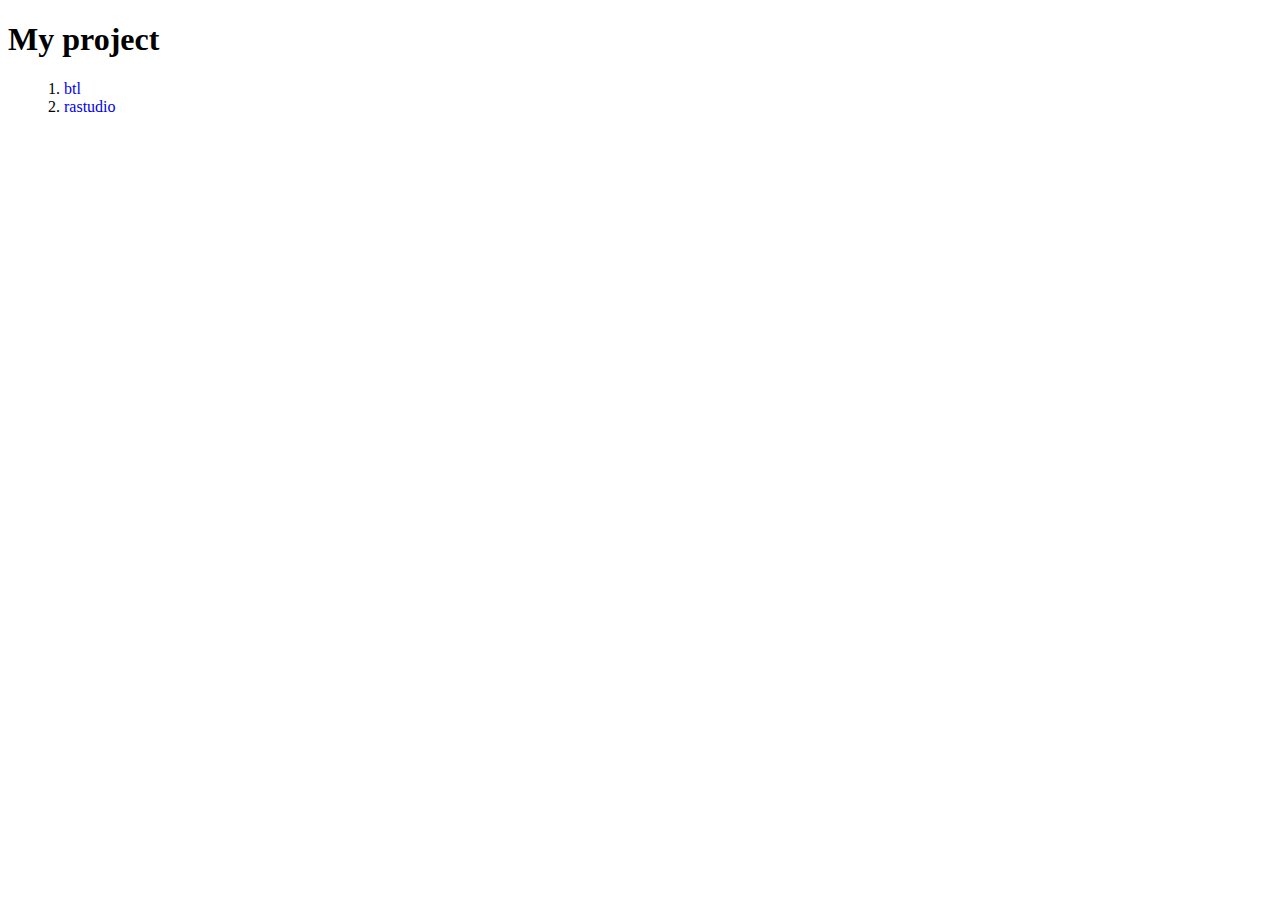
<file: index.html>
<!DOCTYPE html>
<html lang="en">
<head>
	<meta charset="UTF-8">
	<title>My projects</title>
    <link rel="stylesheet" href="main.css">
</head>
<body>
	<h1>My project</h1>
	<ul>
		<li>1. <a href="btl">btl</a></li>	
		<li>2. <a href="rastudio">rastudio</a></li>		
	</ul>
</body>
</html>
</file>
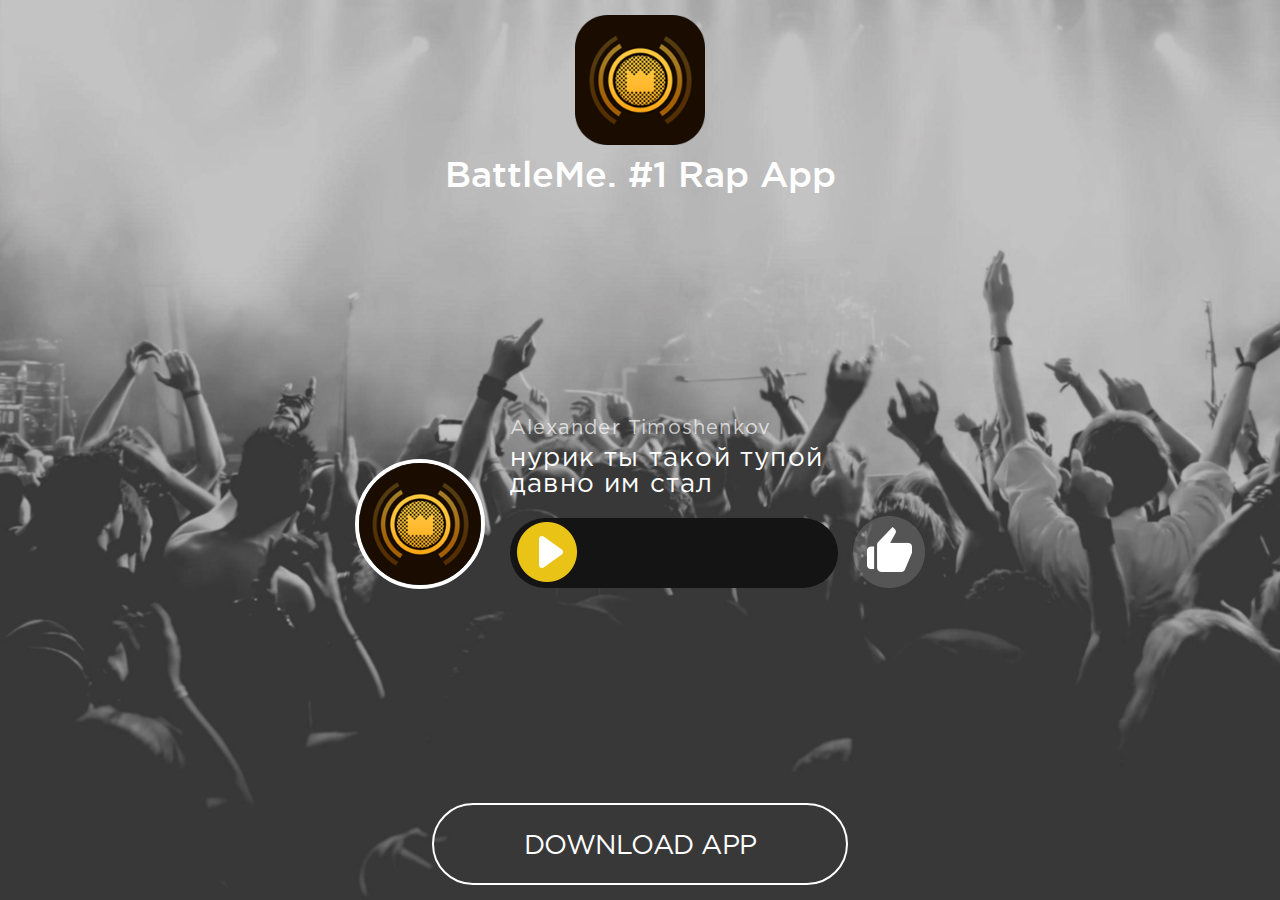
<file: btl/index.html>
<!DOCTYPE html>
<html lang="en">
<head>
	<title>btl-1</title>
	 <!--if lt IE 9
    script(src='https://oss.maxcdn.com/html5shiv/3.7.2/html5shiv.min.js')
    script(src='https://oss.maxcdn.com/respond/1.4.2/respond.min.js')
    -->	
    <meta http-equiv="X-UA-Compatible" content="IE=edge"/>
    <meta http-equiv="Content-Type" content="text/html;charset=UTF-8">
    <meta name="viewport" content="width=device-width, user-scalable=no, initial-scale=1.0, maximum-scale=1.0, minimum-scale=1.0">	
    <link rel="stylesheet" href="css/libs.min.css">
    <link rel="stylesheet" href="css/main.css">
 </head>
<body>
    <div class="wrapper"> 
        <header class="header">
            <a href="http://bttl.me" class="header__logo" target="_blank"><img src="images/ic_app.png" alt="Logotype" class="header__img"><span class="header__title">BattleMe. #1 Rap App</span></a>
        </header>
        <div class="wrapper__content">
            <div class="audio">
                <div class="audio__icon">    
                    <img src="images/ic_app.png" class="audio__img" alt="Photo">
                </div>
                <div class="audio__box">
                    <div class="audio__info">
                        <p class="audio__name">Alexander Timoshenkov</p>
                        <p class="audio__free">нурик ты такой тупой давно им стал</p>
                    </div>
                    <div class="clearfix"></div>
                    <div class="player">        
                        <div class="player__btn"></div>              
                        <div class="player__form"></div> 
                    </div> 
                </div>
                <a href="http://bttl.me" class="audio__link" target="_blank"></a>     
            </div>
        </div>    
        <a href="#" class="app">Download App</a>
    </div>
	<script src="js/libs.min.js"></script>    
	<script src="js/common.js"></script>
</body>
</html>
</file>
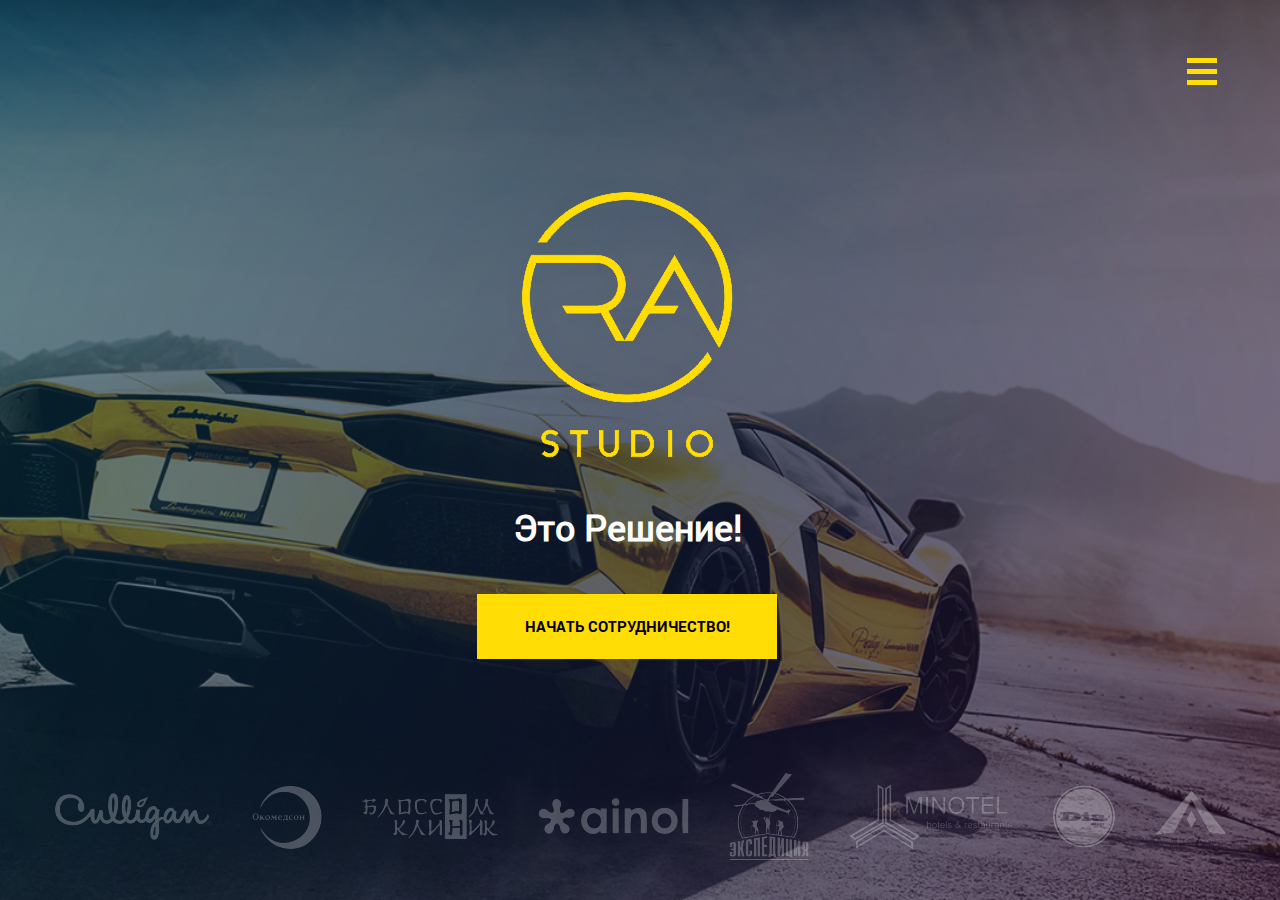
<file: rastudio/index.html>
<!DOCTYPE html>
<html lang="ru">
<head>
	<title>rastudio</title>
	 <!--if lt IE 9
    script(src='https://oss.maxcdn.com/html5shiv/3.7.2/html5shiv.min.js')
    script(src='https://oss.maxcdn.com/respond/1.4.2/respond.min.js')
    -->	
    <meta http-equiv="Content-Type" content="text/html;charset=UTF-8">
    <meta name="viewport" content="width=device-width, user-scalable=no, initial-scale=1.0, maximum-scale=1.0, minimum-scale=1.0">	
    <link rel="stylesheet" href="css/libs.min.css">
    <link rel="stylesheet" href="css/main.css">
    <link rel="stylesheet" href="css/svg.css">
 </head>
<body> 
    <header class="header">
        <div class="header__wrapp">
            <div class="header__top">   
                <a href="contacts.html" class="header__top_mob"></a>
                <button class="header__icon header__icon_in"></button>   
            </div>                 
            <div class="header__container">
                <div class="header__logo"><img src="images/logo.png" alt="Logotype" class="header__img"><img src="images/logo_tab.png" alt="Logotype" class="header__mob"></div>
                <span class="header__title">Это Pешение!</span>
                <a href="#" class="header__link">Начать сотрудничество!</a>
            </div>      
            <ul class="header__clients">
                <li class="header__items">
                    <img src="images/client_1.png" alt="Client" class="header__image">
                </li>
                <li class="header__items">
                    <img src="images/client_2.png" alt="Client" class="header__image">
                </li>
                <li class="header__items">
                    <img src="images/client_3.png" alt="Client" class="header__image">
                </li>
                <li class="header__items">
                    <img src="images/client_4.png" alt="Client" class="header__image">
                </li>
                <li class="header__items">
                    <img src="images/client_5.png" alt="Client" class="header__image">
                </li>
                <li class="header__items">
                    <img src="images/client_6.png" alt="Client" class="header__image">
                </li>
                <li class="header__items">
                    <img src="images/client_7.png" alt="Client" class="header__image">
                </li>
                <li class="header__items">
                    <img src="images/client_8.png" alt="Client" class="header__image">
                </li>
            </ul>
        </div>        
    </header> 
    <header class="header header__menu animated slideInRight">
        <div class="header__wrapp">
            <div class="header__top">   
                <a href="index.html" class="header__empty"><img src="images/logo_mobile.png" alt="Logotype" class="header__top-menu"></a>
                <a href="contacts.html" class="header__top_mob header__top_ip"></a>
                <div class="header__close">      
                    <div class="header__close_tel">8 (017) 745 82 43</div>          
                    <a href="#" target="_parent" class="header__close_ic"></a>   
                </div>
            </div>
            <div class="nav">                
                <div class="nav__item-1"> 
                    <a href="#" class="nav__link"> 
                        <svg xmlns="http://www.w3.org/2000/svg" version="1.1" class="svg-triangle" viewBox="0 0 425 371">
                            <polygon class="svg" points="7,366 418,366 212.5,10"/>              
                        </svg>      
                        <span class="nav__font">Услуги</span>
                    </a> 
                </div>           
                <div class="nav__item-2"> 
                    <a href="#" class="nav__link">                            
                        <svg xmlns="http://www.w3.org/2000/svg" version="1.1" class="svg-triangle" viewBox="0 0 425 371">
                            <polygon class="svg" points="7,366 418,366 212.5,10"/>
                        </svg>  
                        <span class="nav__font_tr">Портфолио</span>       
                    </a>                         
                </div>                     
                <div class="nav__item-3">
                    <a href="#" class="nav__link">                          
                        <svg xmlns="http://www.w3.org/2000/svg" version="1.1" class="svg-triangle" viewBox="0 0 425 371">
                            <polygon class="svg" points="7,366 418,366 212.5,10"/>             
                        </svg>   
                        <span class="nav__font">О студии</span> 
                    </a>                        
                </div>                         
                <div class="nav__item-4">
                    <a href="#" class="nav__link">
                        <svg xmlns="http://www.w3.org/2000/svg" version="1.1" class="svg-triangle" viewBox="0 0 425 371">
                            <polygon class="svg" points="7,366 418,366 212.5,10"/> 
                        </svg> 
                        <span class="nav__font_tr">Контакты</span>    
                    </a>                 
                </div>                             
            </div>
            <ul class="mobile__menu">
                <li class="mobile__item"><a href="#" class="mobile__link">Услуги</a></li>
                <li class="mobile__item"><a href="#" class="mobile__link">Портфолио</a></li>
                <li class="mobile__item"><a href="#" class="mobile__link">О студии</a></li>
                <li class="mobile__item"><a href="#" class="mobile__link">Контакты</a></li>
            </ul>             
            <div class="header__social">
                <a href="https://new.vk.com" class="header__social_vk"></a>
                <a href="https://www.instagram.com" class="header__social_ins"></a>
                <a href="https://www.facebook.com" class="header__social_fb"></a>
                <a href="https://www.youtube.com" class="header__social_yt"></a> 
            </div>
        </div>                     
    </header>         
	<script src="js/libs.min.js"></script>
	<script src="js/common.js"></script>
</body>
</html>
</file>
<file: main.css>
a {
	text-decoration: none;
}
a:hover {
	text-decoration: underline;
}
li {
	list-style-type: none;
}
</file>
<file: btl/css/main.css>
@font-face {
  font-family: "GothamProRegular";
  src: url("../fonts/GothamProRegular/GothamProRegular.ttf") format("ttf"), url("../fonts/GothamProRegular/GothamProRegular.eot") format("eot"), url("../fonts/GothamProRegular/GothamProRegular.woff") format("woff");
  font-style: normal;
  font-weight: normal;
}
@font-face {
  font-family: "GothamProMedium";
  src: url("../fonts/GothamProMedium/GothamProMedium.ttf") format("ttf"), url("../fonts/GothamProMedium/GothamProMedium.eot") format("eot"), url("../fonts/GothamProMedium/GothamProMedium.woff") format("woff");
  font-style: normal;
  font-weight: normal;
}
.clearfix:after {
  clear: both;
  content: "";
  display: table;
}
html,
body {
  height: 100%;
}
.wrapper {
  font-family: "GothamProRegular";
  font-size: 100%;
  padding: 15px 0;
  background: url("../images/bttl-large.jpg") no-repeat;
  background-size: cover;
  display: -webkit-box;
  display: -webkit-flex;
  display: -ms-flexbox;
  display: flex;
  -webkit-box-orient: vertical;
  -webkit-box-direction: normal;
  -webkit-flex-direction: column;
      -ms-flex-direction: column;
          flex-direction: column;
  -webkit-box-pack: justify;
  -webkit-justify-content: space-between;
      -ms-flex-pack: justify;
          justify-content: space-between;
  height: 100%;
}
.wrapper__content {
  display: -webkit-box;
  display: -webkit-flex;
  display: -ms-flexbox;
  display: flex;
  -webkit-box-orient: vertical;
  -webkit-box-direction: normal;
  -webkit-flex-direction: column;
      -ms-flex-direction: column;
          flex-direction: column;
  -webkit-box-pack: start;
  -webkit-justify-content: flex-start;
      -ms-flex-pack: start;
          justify-content: flex-start;
  -webkit-box-flex: 0;
  -webkit-flex: 0 0 auto;
      -ms-flex: 0 0 auto;
          flex: 0 0 auto;
}
/***header***/
.header {
  text-align: center;
  margin-bottom: 50px;
  -webkit-box-flex: 0;
  -webkit-flex: 0 0 auto;
      -ms-flex: 0 0 auto;
          flex: 0 0 auto;
}
.header__btl {
  margin-bottom: 25px;
}
.header__logo {
  text-decoration: none;
}
.header__img {
  height: 130px;
  width: 130px;
}
.header__title {
  font-family: "GothamProMedium";
  margin-top: 7px;
  font-size: 2.25em;
  color: #fff;
  display: block;
}
.header__title:hover {
  opacity: 0.8;
}
/***audio***/
.audio {
  display: -webkit-box;
  display: -webkit-flex;
  display: -ms-flexbox;
  display: flex;
  -webkit-box-pack: center;
  -webkit-justify-content: center;
      -ms-flex-pack: center;
          justify-content: center;
  -webkit-box-align: end;
  -webkit-align-items: flex-end;
      -ms-flex-align: end;
          align-items: flex-end;
}
.audio__one {
  margin-bottom: 20px;
}
.audio__two {
  margin-top: 72px;
}
.audio__icon {
  display: inline-block;
  position: relative;
  text-align: center;
}
.audio__before:before {
  content: "";
  position: absolute;
  top: 98.6%;
  left: 49%;
  border-right: 4px solid #bfbfbf;
  height: 27px;
}
.audio__after:after {
  content: "";
  position: absolute;
  bottom: 100%;
  left: 49%;
  border-right: 4px solid #bfbfbf;
  height: 27px;
}
.audio__img {
  width: 130px;
  height: 130px;
  border: 4px solid #fff;
  -webkit-border-radius: 50%;
          border-radius: 50%;
}
.audio__box {
  margin: 0 0 5px 25px;
  width: 328px;
}
.audio__info {
  letter-spacing: 1.2px;
  text-align: left;
  margin-bottom: 20px;
  font-family: "GothamProRegular";
}
.audio__name {
  color: rgba(255,255,255,0.7);
  font-size: 1.25em;
}
.audio__free {
  color: #fff;
  margin-top: 8px;
  font-size: 1.625em;
}
.audio__link {
  background: url("../images/like_btn.png") no-repeat;
  width: 72px;
  height: 72px;
  margin: 0 0 5px 15px;
  display: block;
}
.audio__link:hover {
  opacity: 0.8;
}
.audio__vs {
  background: url("../images/vs.jpg") no-repeat;
  width: 48px;
  height: 48px;
  -webkit-border-radius: 50%;
          border-radius: 50%;
  position: absolute;
  top: 123%;
  left: 32%;
}
/***player***/
.player {
  display: inline-block;
  width: 100%;
  height: 70px;
  position: relative;
  background: #141414;
  -webkit-border-radius: 60px;
          border-radius: 60px;
}
.player__hidden {
  display: none;
}
.player__btn {
  width: 60px;
  height: 60px;
  position: absolute;
  top: 7%;
  left: 2%;
  cursor: pointer;
  z-index: 10;
  width: 60px;
  height: 60px;
  background: url("../images/play_btn.png") no-repeat;
}
.player__btn_2 {
  width: 60px;
  height: 60px;
  position: absolute;
  top: 7%;
  left: 2%;
  cursor: pointer;
  z-index: 10;
  width: 60px;
  height: 60px;
  background: url("../images/play_btn.png") no-repeat;
}
.player__btn_pause {
  background: url("../images/pause_btn.png") no-repeat;
  width: 60px;
  height: 60px;
}
.player__btn_play {
  background: url("../images/play_btn.png") no-repeat;
  width: 60px;
  height: 60px;
}
.player__form,
.player__form_2 {
  height: 70px;
  padding: 10px 25px 10px 75px;
}
/***app***/
.app {
  padding: 28px 0;
  font-size: 1.7em;
  letter-spacing: -0.5px;
  text-align: center;
  width: 416px;
  height: 82px;
  -webkit-border-radius: 60px;
          border-radius: 60px;
  border: 2px solid #fff;
  margin: 35px auto 0;
  display: block;
  text-decoration: none;
  text-transform: uppercase;
  color: #fff;
  -webkit-box-flex: 0;
  -webkit-flex: 0 0 auto;
      -ms-flex: 0 0 auto;
          flex: 0 0 auto;
}
.app:hover {
  opacity: 0.8;
}
.app__btl {
  margin-top: 25px;
}
@media only screen and (max-width: 630px) {
  .header__img {
    width: 110px;
    height: 110px;
  }
  .audio__img {
    width: 120px;
    height: 120px;
  }
  .audio__box {
    width: 240px;
  }
  .audio__vs {
    top: 128%;
    left: 32%;
  }
  .app__btl {
    margin-top: 20px;
  }
}
@media only screen and (max-width: 510px) {
  .wrapper {
    font-size: 80%;
    padding: 10px 0;
  }
  .header {
    margin-bottom: 37px;
  }
  .header__btl {
    margin-bottom: 0;
  }
  .header__img {
    width: 70px;
    height: 70px;
  }
  .header__title {
    margin-top: 5px;
    font-size: 1.7em;
    letter-spacing: 1px;
  }
  .audio {
    display: block;
    margin-top: 20px;
    padding: 0 10px;
  }
  .audio__one {
    margin-top: 13px;
    margin-bottom: 0;
  }
  .audio__two {
    margin-top: 30px;
  }
  .audio__icon {
    float: left;
  }
  .audio__img {
    width: 85px;
    height: 85px;
  }
  .audio__box {
    width: 100%;
    margin-left: 0;
  }
  .audio__info {
    padding-left: 15px;
    height: 82px;
    display: -webkit-box;
    display: -webkit-flex;
    display: -ms-flexbox;
    display: flex;
    -webkit-box-orient: vertical;
    -webkit-box-direction: normal;
    -webkit-flex-direction: column;
        -ms-flex-direction: column;
            flex-direction: column;
    -webkit-box-pack: center;
    -webkit-justify-content: center;
        -ms-flex-pack: center;
            justify-content: center;
    margin-bottom: 0;
  }
  .audio__name {
    font-size: 1.2em;
  }
  .audio__free {
    font-size: 1.4em;
    margin-top: 6px;
  }
  .audio__link {
    margin: 2px 0 0 10px;
    float: left;
  }
  .audio__before:before {
    display: none;
  }
  .audio__after:after {
    display: none;
  }
  .audio__vs {
    display: none;
  }
  .app {
    line-height: 25px;
    width: 305px;
    height: 85px;
    margin-top: 98px;
    height: 50px;
    line-height: 4px;
    font-size: 1.5em;
    margin-top: 15px;
  }
  .player {
    margin-top: 8px;
    max-width: 80%;
    float: left;
  }
}
@media only screen and (max-width: 450px) {
  .player {
    max-width: 73%;
  }
}
@media only screen and (max-width: 350px) {
  .player {
    max-width: 69%;
  }
  .app {
    width: 280px;
  }
}
</file>
<file: rastudio/css/main.css>
@font-face {
  font-family: 'Roboto Medium';
  src: url("../fonts/Roboto/RobotoMedium/RobotoMedium.eot") format('eot'), url("../fonts/Roboto/RobotoMedium/RobotoMedium.ttf") format('ttf'), url("../fonts/Roboto/RobotoMedium/RobotoMedium.woff") format('woff');
  font-style: normal;
  font-weight: normal;
}
@font-face {
  font-family: 'Roboto Regular';
  src: url("../fonts/Roboto/RobotoRegular/RobotoRegular.eot") format('eot'), url("../fonts/Roboto/RobotoRegular/RobotoRegular.ttf") format('ttf'), url("../fonts/Roboto/RobotoRegular/RobotoRegular.woff") format('woff');
  font-style: normal;
  font-weight: normal;
}
@font-face {
  font-family: 'Roboto Bold';
  src: url("../fonts/Roboto/RobotoBold/RobotoBold.eot") format('eot'), url("../fonts/Roboto/RobotoBold/RobotoBold.ttf") format('ttf'), url("../fonts/Roboto/RobotoBold/RobotoBold.woff") format('woff');
  font-style: normal;
  font-weight: bold;
}
@font-face {
  font-family: 'Roboto Light';
  src: url("../fonts/Roboto/RobotoLight/RobotoLight.eot") format('eot'), url("../fonts/Roboto/RobotoLight/RobotoLight.ttf") format('ttf'), url("../fonts/Roboto/RobotoLight/RobotoLight.woff") format('woff');
  font-style: normal;
  font-weight: 300;
}
html {
  height: 100%;
}
body {
  font: 100% "Roboto Regular", Arial, Tahoma, Verdana, sans-serif;
  height: 100%;
  color: #2b2b28;
}
textarea {
  resize: none;
}
/***wrapper***/
.wrapper {
  display: -webkit-box;
  display: -webkit-flex;
  display: -ms-flexbox;
  display: flex;
  -webkit-box-pack: justify;
  -webkit-justify-content: space-between;
      -ms-flex-pack: justify;
          justify-content: space-between;
  -webkit-box-orient: vertical;
  -webkit-box-direction: normal;
  -webkit-flex-direction: column;
      -ms-flex-direction: column;
          flex-direction: column;
  height: 100%;
}
.wrapper__inner {
  -webkit-box-flex: 1;
  -webkit-flex: 1 0 auto;
      -ms-flex: 1 0 auto;
          flex: 1 0 auto;
}
/***header***/
.header {
  background: url("../images/main_bg.jpg") center center;
  background-size: cover;
  display: -webkit-box;
  display: -webkit-flex;
  display: -ms-flexbox;
  display: flex;
  min-height: 100vh;
  -webkit-box-orient: vertical;
  -webkit-box-direction: normal;
  -webkit-flex-direction: column;
      -ms-flex-direction: column;
          flex-direction: column;
  -webkit-box-pack: justify;
  -webkit-justify-content: space-between;
      -ms-flex-pack: justify;
          justify-content: space-between;
}
.header__wrapp {
  display: -webkit-box;
  display: -webkit-flex;
  display: -ms-flexbox;
  display: flex;
  -webkit-box-orient: vertical;
  -webkit-box-direction: normal;
  -webkit-flex-direction: column;
      -ms-flex-direction: column;
          flex-direction: column;
  -webkit-box-pack: justify;
  -webkit-justify-content: space-between;
      -ms-flex-pack: justify;
          justify-content: space-between;
  -webkit-box-align: center;
  -webkit-align-items: center;
      -ms-flex-align: center;
          align-items: center;
  -webkit-box-flex: 1;
  -webkit-flex: 1 0 auto;
      -ms-flex: 1 0 auto;
          flex: 1 0 auto;
  max-width: 1350px;
  width: 98%;
  padding-bottom: 40px;
  margin: 0 auto;
}
.header__menu {
  display: none;
  width: 100%;
  position: absolute;
  top: 0;
  right: 0;
}
.header__serv {
  background: url("../images/serv_bg.jpg") center center;
  background-size: cover;
  padding-bottom: 42px;
}
.header__site {
  background: url("../images/site_bg.jpg") center center;
  background-size: cover;
  padding-bottom: 42px;
}
.header__cont {
  background: url("../images/cont_bg.jpg") center center;
  background-size: cover;
  padding-bottom: 11px;
}
.header__top {
  width: 100%;
  display: -webkit-box;
  display: -webkit-flex;
  display: -ms-flexbox;
  display: flex;
  -webkit-box-pack: justify;
  -webkit-justify-content: space-between;
      -ms-flex-pack: justify;
          justify-content: space-between;
  -webkit-box-flex: 0;
  -webkit-flex: 0 0 auto;
      -ms-flex: 0 0 auto;
          flex: 0 0 auto;
}
.header__top_mob {
  background: url("../images/sprite.png") no-repeat 0px -40px;
  width: 38px;
  height: 37px;
  margin: 53px 0 0 40px;
  visibility: hidden;
}
.header__top_mob:hover {
  background: url("../images/sprite.png") no-repeat -137px -59px;
  width: 38px;
  height: 37px;
  cursor: pointer;
}
.header__empty {
  margin: 38px 0 0 44px;
}
.header__container {
  margin: -59px 0 0 -25px;
  padding-top: 24px;
  display: -webkit-box;
  display: -webkit-flex;
  display: -ms-flexbox;
  display: flex;
  -webkit-box-orient: vertical;
  -webkit-box-direction: normal;
  -webkit-flex-direction: column;
      -ms-flex-direction: column;
          flex-direction: column;
  -webkit-box-align: center;
  -webkit-align-items: center;
      -ms-flex-align: center;
          align-items: center;
}
.header__mob {
  display: none;
}
.header__services {
  margin: -60px auto 0;
  padding-top: 0;
  display: -webkit-box;
  display: -webkit-flex;
  display: -ms-flexbox;
  display: flex;
  -webkit-box-orient: vertical;
  -webkit-box-direction: normal;
  -webkit-flex-direction: column;
      -ms-flex-direction: column;
          flex-direction: column;
  -webkit-box-align: center;
  -webkit-align-items: center;
      -ms-flex-align: center;
          align-items: center;
  text-align: center;
}
.header__services_img {
  display: block;
  margin-left: -25px;
}
.header__services_ttl {
  font-size: 2.8em;
  text-transform: uppercase;
  margin-top: 7px;
  font-weight: bold;
  color: #fff;
  display: block;
}
.header__services__text {
  color: #fff;
  margin-top: 14px;
  line-height: 27px;
  width: 70%;
}
.header__contacts {
  margin: -45px auto 0;
  padding-top: 0;
  display: -webkit-box;
  display: -webkit-flex;
  display: -ms-flexbox;
  display: flex;
  -webkit-box-orient: vertical;
  -webkit-box-direction: normal;
  -webkit-flex-direction: column;
      -ms-flex-direction: column;
          flex-direction: column;
  -webkit-box-align: center;
  -webkit-align-items: center;
      -ms-flex-align: center;
          align-items: center;
  color: #fff;
  text-align: center;
}
.header__contacts_img {
  display: block;
  margin-left: -14px;
}
.header__contacts_ttl {
  font-size: 2.9em;
  font-family: "Roboto Bold", Arial, Tahoma, Verdana, sans-serif;
  text-transform: uppercase;
  margin-top: 9px;
  font-weight: bold;
  color: #fff;
  display: block;
}
.header__contacts_addr {
  color: #fff;
  font-family: "Roboto Bold", Arial, Tahoma, Verdana, sans-serif;
  margin-top: 12px;
  font-size: 1.1em;
  text-align: center;
  line-height: 27px;
  letter-spacing: 0.5px;
}
.header__contacts_mail {
  text-decoration: none;
  color: #fff;
  margin-top: 11px;
  letter-spacing: 1.1px;
}
.header__contacts_mail:hover {
  text-decoration: underline;
}
.header__error {
  margin: -38px auto 0;
  padding-top: 0;
  display: -webkit-box;
  display: -webkit-flex;
  display: -ms-flexbox;
  display: flex;
  -webkit-box-orient: vertical;
  -webkit-box-direction: normal;
  -webkit-flex-direction: column;
      -ms-flex-direction: column;
          flex-direction: column;
  -webkit-box-align: center;
  -webkit-align-items: center;
      -ms-flex-align: center;
          align-items: center;
  color: #fff;
}
.header__error_img {
  display: block;
  margin: 0 0 17px -14px;
}
.header__error_cap {
  color: #fff;
  font-size: 3em;
  letter-spacing: -1.1px;
  font-family: "Roboto Bold", Arial, Tahoma, Verdana, sans-serif;
  text-transform: uppercase;
}
.header__error_link {
  width: 221px;
  height: 62px;
  font-family: "Roboto Bold", Arial, Tahoma, Verdana, sans-serif;
  margin: 25px 0;
  font-size: 0.93em;
  text-decoration: none;
  color: #000;
  text-transform: uppercase;
  display: block;
  background: #ffdd05;
  text-align: center;
  line-height: 65px;
}
.header__error_link:hover {
  opacity: 0.8;
}
.header__error_ttl {
  font-size: 2.3em;
  font-family: "Roboto Bold", Arial, Tahoma, Verdana, sans-serif;
  text-transform: uppercase;
  font-weight: bold;
  color: #fff;
  display: block;
}
.header__error_addr {
  color: #fff;
  font-family: "Roboto Bold", Arial, Tahoma, Verdana, sans-serif;
  margin-top: 14px;
  font-size: 1.1em;
  text-align: center;
  line-height: 27px;
  letter-spacing: 0.5px;
}
.header__error_mail {
  text-decoration: none;
  color: #fff;
  margin-top: 11px;
  letter-spacing: 1.1px;
}
.header__error_mail:hover {
  text-decoration: underline;
}
.header__working {
  margin: 3px auto 0;
  padding-top: 0;
  display: -webkit-box;
  display: -webkit-flex;
  display: -ms-flexbox;
  display: flex;
  -webkit-box-orient: vertical;
  -webkit-box-direction: normal;
  -webkit-flex-direction: column;
      -ms-flex-direction: column;
          flex-direction: column;
  -webkit-box-align: center;
  -webkit-align-items: center;
      -ms-flex-align: center;
          align-items: center;
  text-align: center;
}
.header__working_img {
  display: block;
  margin-left: -9px;
}
.header__working_ttl {
  font-size: 2.8em;
  text-transform: uppercase;
  margin: 35px 0 0 -10px;
  letter-spacing: 0.5px;
  font-weight: bold;
  color: #fff;
  display: block;
}
.header__working__text {
  width: 55%;
  color: #fff;
  margin-top: 24px;
  line-height: 27px;
  font-size: 0.945em;
  text-align: center;
}
.header__logo {
  display: block;
}
.header__title {
  font-size: 2.25em;
  color: #fff;
  margin-top: 31px;
  font-weight: bold;
  display: block;
}
.header__link {
  font-family: "Roboto Bold", Arial, Tahoma, Verdana, sans-serif;
  margin-top: 43px;
  font-size: 0.93em;
  text-decoration: none;
  color: #000;
  text-transform: uppercase;
  display: block;
  background: #ffdd05;
  width: 300px;
  height: 65px;
  text-align: center;
  line-height: 65px;
}
.header__link:hover {
  opacity: 0.8;
}
.header__icon {
  background: url("../images/sprite.png") no-repeat 0px 0px;
  width: 30px;
  height: 30px;
  cursor: pointer;
  margin: 58px 50px 0 0;
  z-index: 10;
  outline: none;
  border: 0;
}
.header__icon:hover {
  background: url("../images/sprite.png") no-repeat -352px -116px;
  width: 30px;
  height: 30px;
  cursor: pointer;
}
.header__icon_in {
  margin-bottom: 58px;
}
.header__clients {
  overflow: hidden;
  margin-top: 50px;
  max-width: 1170px;
}
.header__image {
  margin: 0 auto;
  display: block;
}
.header__close {
  display: block;
}
.header__close_tel {
  display: inline-block;
  vertical-align: middle;
  color: #fff;
  font-family: "Roboto Bold", Arial, Tahoma, Verdana, sans-serif;
  font-size: 2em;
  margin: 50px 46px 0 0;
}
.header__close_ic {
  background: url("../images/sprite.png") no-repeat -39px 2px;
  width: 25px;
  height: 25px;
  display: inline-block;
  cursor: pointer;
  margin: 52px 56px 0 0;
  vertical-align: middle;
  text-decoration: none;
  -webkit-transition: -webkit-transform 0.3s;
  transition: -webkit-transform 0.3s;
  transition: transform 0.3s;
  transition: transform 0.3s, -webkit-transform 0.3s;
}
.header__close_ic:hover {
  background: url("../images/sprite.png") no-repeat -42px -71px;
  width: 25px;
  height: 25px;
  cursor: pointer;
  -webkit-transform: rotate(180deg);
      -ms-transform: rotate(180deg);
          transform: rotate(180deg);
}
.header__social {
  margin: 0 auto;
  margin: 103px 0 30px;
}
.header__social_vk {
  background: url("../images/sprite.png") no-repeat -73px 0px;
  width: 24px;
  height: 15px;
  display: inline-block;
  vertical-align: middle;
  margin-right: 27px;
  cursor: pointer;
}
.header__social_vk:hover {
  background: url("../images/sprite.png") no-repeat -39px -27px;
  width: 24px;
  height: 15px;
}
.header__social_ins {
  background: url("../images/sprite.png") no-repeat -105px 0px;
  width: 22px;
  height: 23px;
  display: inline-block;
  vertical-align: middle;
  margin-right: 27px;
  cursor: pointer;
}
.header__social_ins:hover {
  background: url("../images/sprite.png") no-repeat -72px -27px;
  width: 22px;
  height: 23px;
}
.header__social_fb {
  background: url("../images/sprite.png") no-repeat -135px 0px;
  width: 11px;
  height: 23px;
  display: inline-block;
  vertical-align: middle;
  margin-right: 27px;
  cursor: pointer;
}
.header__social_fb:hover {
  background: url("../images/sprite.png") no-repeat -102px -28px;
  width: 11px;
  height: 23px;
}
.header__social_yt {
  background: url("../images/sprite.png") no-repeat -154px 0px;
  width: 20px;
  height: 25px;
  display: inline-block;
  vertical-align: middle;
  cursor: pointer;
}
.header__social_yt:hover {
  background: url("../images/sprite.png") no-repeat -122px -27px;
  width: 20px;
  height: 25px;
}
.owl-item {
  display: inline-block;
  vertical-align: middle;
}
/***nav***/
.nav {
  display: -webkit-box;
  display: -webkit-flex;
  display: -ms-flexbox;
  display: flex;
  position: relative;
  margin-top: 100px;
}
.nav__item-1 {
  width: 140%;
  position: relative;
  top: 0;
  left: 2%;
  margin-top: -22px;
}
.nav__item-2 {
  width: 140%;
  position: relative;
  top: 0;
  left: 7%;
  margin-top: 82px;
  -webkit-transform: rotate(180deg);
      -ms-transform: rotate(180deg);
          transform: rotate(180deg);
}
.nav__item-3 {
  width: 140%;
  position: relative;
  top: 0;
  left: -8%;
  margin-top: -22px;
}
.nav__item-4 {
  width: 140%;
  position: relative;
  top: 0;
  left: -3%;
  margin-top: 82px;
  -webkit-transform: rotate(180deg);
      -ms-transform: rotate(180deg);
          transform: rotate(180deg);
}
.nav__font {
  display: block;
  margin-top: -160px;
}
.nav__font_tr {
  margin-top: -157px;
  display: block;
  -webkit-transform: rotate(180deg);
      -ms-transform: rotate(180deg);
          transform: rotate(180deg);
}
.nav__link {
  font-size: 2em;
  text-transform: uppercase;
  text-decoration: none;
  color: #fff;
  font-family: "Roboto Bold", Arial, Tahoma, Verdana, sans-serif;
  position: relative;
  display: block;
  text-align: center;
  width: 140%;
}
/***mobile***/
.mobile__menu {
  display: none;
  margin: 85px auto 0;
  font-family: "Roboto Bold", Arial, Tahoma, Verdana, sans-serif;
  text-align: center;
}
.mobile__item {
  margin-bottom: 27px;
}
.mobile__item:last-child {
  margin-bottom: 0;
}
.mobile__link {
  color: #fff;
  font-size: 2em;
  text-transform: uppercase;
  text-decoration: none;
}
.mobile__link:hover {
  opacity: 0.7;
}
/***services***/
.services {
  background: url("../images/services_bg.jpg") repeat center center;
  background-size: cover;
  display: block;
  padding: 70px 0 36px 0;
}
.services__wrapp {
  max-width: 1170px;
  margin: 0 auto;
  text-align: center;
}
.services__title {
  font-weight: bold;
  font-size: 2.8em;
  text-transform: uppercase;
  font-family: "Roboto Bold", Arial, Tahoma, Verdana, sans-serif;
}
.services__content {
  padding-top: 92px;
}
.services__container {
  display: -webkit-box;
  display: -webkit-flex;
  display: -ms-flexbox;
  display: flex;
  -webkit-box-pack: justify;
  -webkit-justify-content: space-between;
      -ms-flex-pack: justify;
          justify-content: space-between;
  -webkit-box-align: start;
  -webkit-align-items: flex-start;
      -ms-flex-align: start;
          align-items: flex-start;
  margin-bottom: 50px;
}
.services__container:nth-child(2n) {
  margin-bottom: 114px;
}
.services__img {
  margin: 0 auto 16px;
}
.services__img_s {
  margin-top: -9px;
}
.services__caption {
  font-family: "Roboto Bold", Arial, Tahoma, Verdana, sans-serif;
  text-transform: uppercase;
  display: block;
  font-weight: bold;
  font-size: 1.4em;
  line-height: 34px;
}
.services__box {
  text-align: center;
  -webkit-flex-basis: 380px;
      -ms-flex-preferred-size: 380px;
          flex-basis: 380px;
}
.services__icon {
  background: url("../images/sprite.png") no-repeat -47px -54px;
  width: 12px;
  height: 12px;
  margin: 9px auto;
}
.services__icon_tr {
  background: url("../images/sprite.png") no-repeat -67px -54px;
  width: 17px;
  height: 15px;
  margin: 9px auto;
}
.services__item {
  margin-bottom: 3px;
  font-size: 1.1em;
}
/***contacts***/
.contacts {
  background: url("../images/services_bg.jpg") repeat center center;
  background-size: cover;
  display: block;
  padding: 70px 0 92px 0;
}
.contacts__wrapp {
  max-width: 1170px;
  margin: 0 auto;
  text-align: center;
}
.contacts__caption {
  width: 810px;
  text-align: center;
  margin: 0 auto;
}
.contacts__title {
  font-weight: bold;
  font-size: 2.8em;
  text-transform: uppercase;
  font-family: "Roboto Bold", Arial, Tahoma, Verdana, sans-serif;
  display: block;
  margin-bottom: 10px;
}
.contacts__text {
  line-height: 2.25;
}
.contacts__form {
  margin: 23px auto 0;
}
.contacts__name,
.contacts__tel {
  outline: none;
  border: 1px solid #d1d1d1;
  width: 395px;
  height: 62px;
  text-align: left;
  padding: 21px 29px;
  font-size: 0.9em;
}
.contacts__name {
  margin-right: 17px;
}
.contacts__message {
  width: 810px;
  height: 162px;
  text-align: left;
  border: 1px solid #d1d1d1;
  padding: 21px 29px;
  font-size: 1.3em;
  margin: 17px 0 15px;
  outline: none;
}
.contacts__btn {
  background: #ffdd05;
  text-transform: uppercase;
  font-size: 1.3em;
  width: 810px;
  height: 62px;
  outline: none;
  text-align: center;
  line-height: 20px;
  border: none;
  cursor: pointer;
  font-family: "Roboto Bold", Arial, Tahoma, Verdana, sans-serif;
}
.contacts__btn:hover {
  opacity: 0.8;
}
/***working***/
.working {
  background: url("../images/services_bg.jpg") repeat center center;
  background-size: cover;
  display: block;
  padding: 53px 0 87px 0;
}
.working__caption {
  max-width: 1170px;
  margin: 0 auto;
  text-align: center;
  color: #2b2b28;
}
.working__title {
  font-size: 2.8em;
  font-family: "Roboto Light", Arial, Tahoma, Verdana, sans-serif;
  display: block;
  margin-bottom: 23px;
  line-height: 56px;
}
.working__text {
  line-height: 1.8;
  font-size: 0.94em;
}
.working__text_clr {
  font-weight: bold;
}
/***bxslider***/
.bxslider {
  background: #ffdd05;
  border: 1px solid #ffdd05;
  margin: 127px 0;
  -webkit-box-shadow: 0 3px 20px rgba(0,0,0,0.3);
          box-shadow: 0 3px 20px rgba(0,0,0,0.3);
}
.bxslider__container {
  max-width: 1186px;
  margin: -93px auto 0;
  position: relative;
  background: url("../images/s_border.png") no-repeat center center;
  background-size: 100% 100%;
  padding: 3% 0 6%;
  z-index: 9;
  border: 1px solid transparent;
}
.bxslider__img {
  max-width: 100%;
  height: auto;
  display: block;
}
.bx-wrapper {
  margin: 0 auto;
  margin-top: 43px;
  max-width: 894px;
  width: 75.5% !important;
}
.bx-window {
  width: 100% !important;
}
.bx-prev {
  background: url("../images/sprite.png") no-repeat -336px -219px;
  cursor: pointer;
  position: absolute;
  top: -webkit-calc(50% - 71px);
  top: calc(50% - 71px);
  z-index: 11;
  width: 46px;
  height: 106px;
  display: block;
  left: 1%;
  text-indent: -9999px;
}
.bx-prev:hover {
  opacity: 0.5;
}
.bx-next {
  background: url("../images/sprite.png") no-repeat -336px -219px;
  cursor: pointer;
  position: absolute;
  top: -webkit-calc(50% - 71px);
  top: calc(50% - 71px);
  z-index: 11;
  width: 46px;
  height: 106px;
  display: block;
  right: 1%;
  text-indent: 9999px;
  -webkit-transform: rotate(180deg);
      -ms-transform: rotate(180deg);
          transform: rotate(180deg);
}
.bx-next:hover {
  opacity: 0.5;
}
/***working-box***/
.working-box {
  max-width: 894px;
  margin: 154px auto 0;
  display: -webkit-box;
  display: -webkit-flex;
  display: -ms-flexbox;
  display: flex;
  -webkit-box-pack: justify;
  -webkit-justify-content: space-between;
      -ms-flex-pack: justify;
          justify-content: space-between;
  -webkit-box-align: start;
  -webkit-align-items: flex-start;
      -ms-flex-align: start;
          align-items: flex-start;
}
.working-box__text {
  color: #2b2b28;
  margin-right: 30px;
}
.working-box__sm {
  margin: 17px 0px 8px;
  font-size: 0.945em;
  line-height: 26px;
}
.working-box__sl {
  font-size: 2.2em;
  font-family: "Roboto Light", Arial, Tahoma, Verdana, sans-serif;
  line-height: 54px;
  letter-spacing: 0.2px;
}
.working-box__name,
.working-box__tel,
.working-box__mail {
  outline: none;
  border: 1px solid #d1d1d1;
  width: 306px;
  height: 54px;
  text-align: left;
  padding: 21px 14px;
  font-size: 0.9em;
  margin-bottom: 17px;
  display: block;
  color: #2b2b28;
}
.working-box__btn {
  background: #ffdd05;
  text-transform: uppercase;
  font-size: 0.95em;
  width: 306px;
  height: 63px;
  outline: none;
  text-align: center;
  line-height: 61px;
  border: none;
  cursor: pointer;
  font-family: "Roboto Bold", Arial, Tahoma, Verdana, sans-serif;
  color: #2b2b28;
  -webkit-box-shadow: 0 0 13px rgba(0,0,0,0.3);
          box-shadow: 0 0 13px rgba(0,0,0,0.3);
}
.working-box__btn:hover {
  opacity: 0.8;
}
/***create***/
.create {
  max-width: 1170px;
  margin: 55px auto 0;
  text-align: center;
}
.create__title {
  margin-bottom: 20px;
  font-size: 2.8em;
  font-family: "Roboto Light", Arial, Tahoma, Verdana, sans-serif;
}
.create__container {
  display: -webkit-box;
  display: -webkit-flex;
  display: -ms-flexbox;
  display: flex;
  -webkit-box-pack: justify;
  -webkit-justify-content: space-between;
      -ms-flex-pack: justify;
          justify-content: space-between;
  margin-top: 41px;
}
.create__box {
  text-align: center;
  position: relative;
  padding: 0 10px;
  margin-left: 14px;
}
.create__box:not(:last-child):after {
  content: "";
  width: 7px;
  height: 11px;
  background: url("../images/sprite.png") no-repeat -95px -55px;
  position: absolute;
  top: 17%;
  right: -6%;
}
.create__img {
  height: 65px;
  margin-bottom: 14px;
}
.create__icon {
  display: block;
  margin: 0 auto;
}
.create__text {
  font-family: "Roboto Light", Arial, Tahoma, Verdana, sans-serif;
  line-height: 24px;
}
.create__size {
  font-size: 1.5em;
  display: block;
  margin-bottom: 10px;
}
/***result***/
.result {
  display: block;
}
.result__mobile {
  height: 325px;
  background: #ffdd05;
  padding-top: 39px;
  border: 1px solid #ffdd05;
  margin: 104px 0;
  -webkit-box-shadow: 0 3px 20px rgba(0,0,0,0.3);
          box-shadow: 0 3px 20px rgba(0,0,0,0.3);
}
.result__container {
  max-width: 1000px;
  text-align: left;
  margin: 0 auto;
  padding-left: 560px;
}
.result__box {
  min-height: 282px;
}
.result__box_1,
.result__box_2,
.result__box_3,
.result__box_4,
.result__box_5,
.result__box_6 {
  display: none;
  font-size: 2.82em;
  line-height: 53px;
  margin-top: 15px;
  font-family: "Roboto Light", Arial, Tahoma, Verdana, sans-serif;
}
.result__iphone {
  position: relative;
  background: url("../images/result.png") no-repeat center center;
  background-size: 100% 100%;
  width: 749px;
  height: 590px;
  margin: -502px 0 -192px 18px;
}
.result__item_1 {
  width: 44.5%;
  height: 24.5%;
  background: url("../images/result_1.png") no-repeat;
  position: absolute;
  background-size: contain;
  top: 7.4%;
  left: 8.7%;
  cursor: pointer;
  z-index: 9;
}
.result__item_1:hover {
  background: url("../images/hover_1.png") no-repeat;
}
.result__item_2 {
  width: 44.5%;
  height: 24.5%;
  background: url("../images/result_2.png") no-repeat;
  position: absolute;
  background-size: contain;
  top: 19%;
  left: 17.3%;
  cursor: pointer;
  z-index: 9;
}
.result__item_2:hover {
  background: url("../images/hover_2.png") no-repeat;
}
.result__item_3 {
  width: 44.5%;
  height: 24.5%;
  background: url("../images/result_3.png") no-repeat;
  position: absolute;
  background-size: contain;
  top: 29.5%;
  left: 25.5%;
  cursor: pointer;
  z-index: 9;
}
.result__item_3:hover {
  background: url("../images/hover_3.png") no-repeat;
}
.result__item_4 {
  width: 44.5%;
  height: 24.5%;
  background: url("../images/result_4.png") no-repeat;
  position: absolute;
  background-size: contain;
  top: 39.9%;
  left: 33.1%;
  cursor: pointer;
  z-index: 9;
}
.result__item_4:hover {
  background: url("../images/hover_4.png") no-repeat;
}
.result__item_5 {
  width: 44.5%;
  height: 24.5%;
  background: url("../images/result_5.png") no-repeat;
  position: absolute;
  background-size: contain;
  top: 50.4%;
  left: 41.1%;
  cursor: pointer;
  z-index: 9;
}
.result__item_5:hover {
  background: url("../images/hover_5.png") no-repeat;
}
.result__item_6 {
  width: 44.5%;
  height: 24.5%;
  background: url("../images/result_6.png") no-repeat;
  position: absolute;
  background-size: contain;
  top: 60.6%;
  left: 49%;
  cursor: pointer;
  z-index: 9;
}
.result__item_6:hover {
  background: url("../images/hover_6.png") no-repeat;
}
.result__title {
  font-size: 1.75em;
  font-family: "Roboto Light", Arial, Tahoma, Verdana, sans-serif;
  position: relative;
  margin-top: 39px;
}
.result__title:after {
  content: "";
  background: url("../images/sprite.png") no-repeat -110px -60px;
  width: 25px;
  height: 25px;
  position: absolute;
  top: 21%;
  right: -35px;
}
/***content***/
.content {
  max-width: 1170px;
  margin: 0 auto;
  display: -webkit-box;
  display: -webkit-flex;
  display: -ms-flexbox;
  display: flex;
  -webkit-box-pack: start;
  -webkit-justify-content: flex-start;
      -ms-flex-pack: start;
          justify-content: flex-start;
  -webkit-flex-wrap: wrap;
      -ms-flex-wrap: wrap;
          flex-wrap: wrap;
  border-bottom: 1px solid #d1d1d1;
  padding-bottom: 15px;
  margin-top: 144px;
}
.content__box {
  -webkit-flex-basis: 575px;
      -ms-flex-preferred-size: 575px;
          flex-basis: 575px;
  border-right: 1px solid #d1d1d1;
}
.content__box:last-child {
  border-right: 0;
  padding-left: 17px;
}
.content__title {
  font-family: "Roboto Light", Arial, Tahoma, Verdana, sans-serif;
  font-size: 2.8em;
  line-height: 55px;
  display: block;
}
.content__title_size {
  font-size: 1.45em;
  display: block;
  line-height: 45px;
  margin-top: 10px;
}
.content__list {
  margin-top: 14px;
}
.content__container {
  margin-top: 24px;
}
.content__items {
  margin-bottom: 21px;
}
.content__icon {
  width: 91px;
  display: inline-block;
  vertical-align: middle;
  margin-bottom: -5px;
}
.content__img {
  margin-left: 15px;
}
.content__num {
  font-family: "Roboto Thin", Arial, Tahoma, Verdana, sans-serif;
  font-size: 3.8em;
  display: inline-block;
  vertical-align: middle;
  width: 55px;
  line-height: 71px;
}
.content__desc {
  font-family: "Roboto Light", Arial, Tahoma, Verdana, sans-serif;
  font-size: 1.1em;
  display: inline-block;
  vertical-align: middle;
  margin-top: 8px;
}
/***cash***/
.cash {
  max-width: 1170px;
  text-align: center;
  margin: 0 auto;
  padding-top: 35px;
  line-height: 26px;
}
.cash__text {
  font-family: "Roboto Light", Arial, Tahoma, Verdana, sans-serif;
  font-size: 1.13em;
  display: block;
}
/***content-box***/
.content-box {
  max-width: 1170px;
  margin: 0 auto;
}
.content-box__img {
  margin: 67px 0 0 -88px;
  z-index: 12;
  width: 100%;
  height: auto;
}
.content-box__container {
  padding-left: 140px;
  margin-top: -93px;
  display: -webkit-box;
  display: -webkit-flex;
  display: -ms-flexbox;
  display: flex;
  -webkit-box-pack: start;
  -webkit-justify-content: flex-start;
      -ms-flex-pack: start;
          justify-content: flex-start;
}
.content-box__case {
  margin-left: 143px;
  font-family: "Roboto Light", Arial, Tahoma, Verdana, sans-serif;
  margin-top: 71px;
  letter-spacing: -1.9px;
}
.content-box__title {
  font-size: 3em;
  line-height: 45px;
  line-height: 63px;
  margin-bottom: 10px;
  display: block;
}
.content-box__text {
  letter-spacing: 0.2px;
  line-height: 43px;
  font-size: 1.5em;
  display: block;
}
/***footer***/
.footer {
  background: url("../images/footer_bg.jpg") center center;
  background-size: cover;
  -webkit-box-flex: 0;
  -webkit-flex: 0 0 auto;
      -ms-flex: 0 0 auto;
          flex: 0 0 auto;
  padding: 53px 0;
}
.footer__wrapp {
  max-width: 1170px;
  margin: 0 auto;
}
.footer__list {
  display: -webkit-box;
  display: -webkit-flex;
  display: -ms-flexbox;
  display: flex;
  -webkit-box-pack: center;
  -webkit-justify-content: center;
      -ms-flex-pack: center;
          justify-content: center;
  -webkit-box-align: center;
  -webkit-align-items: center;
      -ms-flex-align: center;
          align-items: center;
}
.footer__item {
  list-style-type: none;
  margin-right: 28px;
}
.footer__item:last-child {
  margin-right: 0;
}
.footer__link {
  font-family: "Roboto Bold", Arial, Tahoma, Verdana, sans-serif;
  text-transform: uppercase;
  color: #fff;
  text-decoration: none;
  font-size: 1.2em;
}
.footer__link:hover {
  text-decoration: underline;
}
.footer__social {
  margin-top: 23px;
  text-align: center;
}
.footer__vk {
  background: url("../images/sprite.png") no-repeat -39px -28px;
  width: 24px;
  height: 14px;
  display: inline-block;
  margin-right: 27px;
  vertical-align: middle;
  cursor: pointer;
}
.footer__vk:hover {
  background: url("../images/sprite.png") no-repeat -73px -1px;
  width: 24px;
  height: 14px;
}
.footer__ins {
  background: url("../images/sprite.png") no-repeat -73px -27px;
  width: 22px;
  height: 23px;
  display: inline-block;
  margin-right: 27px;
  vertical-align: middle;
  cursor: pointer;
}
.footer__ins:hover {
  background: url("../images/sprite.png") no-repeat -106px 0px;
  width: 22px;
  height: 23px;
}
.footer__fb {
  background: url("../images/sprite.png") no-repeat -102px -28px;
  width: 11px;
  height: 23px;
  display: inline-block;
  margin-right: 27px;
  vertical-align: middle;
  cursor: pointer;
}
.footer__fb:hover {
  background: url("../images/sprite.png") no-repeat -135px 0px;
  width: 11px;
  height: 23px;
}
.footer__yt {
  background: url("../images/sprite.png") no-repeat -122px -27px;
  width: 20px;
  height: 25px;
  display: inline-block;
  vertical-align: middle;
  cursor: pointer;
}
.footer__yt:hover {
  background: url("../images/sprite.png") no-repeat -154px 0px;
  width: 20px;
  height: 25px;
}
@media only screen and (max-width: 1300px) {
  .result__container {
    text-align: center;
    padding: 0 15px 0 600px;
  }
  .result__iphone {
    margin-bottom: 10px;
  }
  .result__box_1,
  .result__box_2,
  .result__box_3,
  .result__box_4,
  .result__box_5,
  .result__box_6 {
    font-size: 2em;
    line-height: 35px;
  }
}
@media only screen and (max-width: 1170px) {
  .content {
    -webkit-box-orient: vertical;
    -webkit-box-direction: normal;
    -webkit-flex-direction: column;
        -ms-flex-direction: column;
            flex-direction: column;
    -webkit-box-align: center;
    -webkit-align-items: center;
        -ms-flex-align: center;
                -ms-grid-row-align: center;
            align-items: center;
    margin-top: 0;
  }
  .content__box {
    border-right: 0;
  }
  .content__title {
    text-align: center;
  }
  .content__title_size {
    text-align: center;
  }
  .content-box__container {
    -webkit-box-orient: vertical;
    -webkit-box-direction: normal;
    -webkit-flex-direction: column;
        -ms-flex-direction: column;
            flex-direction: column;
    -webkit-box-align: center;
    -webkit-align-items: center;
        -ms-flex-align: center;
                -ms-grid-row-align: center;
            align-items: center;
    padding-left: 0;
  }
  .working-box__form {
    -webkit-box-ordinal-group: 2;
    -webkit-order: 1;
        -ms-flex-order: 1;
            order: 1;
  }
  .content-box__case {
    -webkit-box-ordinal-group: 1;
    -webkit-order: 0;
        -ms-flex-order: 0;
            order: 0;
    margin: 100px auto 50px;
    padding: 0px 10px;
    text-align: center;
    font-size: 0.9em;
  }
  .working__caption {
    padding: 0 10px;
  }
  .cash {
    padding: 35px 10px 0;
  }
  .nav__link {
    font-size: 1.7em;
  }
  .nav__item-2,
  .nav__item-4 {
    margin-top: 92px;
  }
}
@media only screen and (max-width: 1070px) {
  .nav__link {
    font-size: 1.4em;
  }
  .nav__item-1,
  .nav__item-3 {
    margin-top: 0;
  }
  .nav__font {
    margin-top: -120px;
  }
  .nav__font_tr {
    margin-top: -130px;
  }
}
@media only screen and (max-width: 962px) {
  .result__mobile {
    height: 270px;
  }
  .result__iphone {
    background-size: 83% 83%;
    margin-left: -70px;
  }
  .result__container {
    padding-left: 465px;
  }
  .result__item_1 {
    width: 36.5%;
    height: 24.5%;
    top: 15.4%;
    left: 15.7%;
  }
  .result__item_1:hover {
    width: 36.5%;
    height: 24.5%;
    top: 15.4%;
    left: 15.7%;
    background-size: contain;
  }
  .result__item_2 {
    width: 36.5%;
    height: 24.5%;
    top: 24%;
    left: 22.6%;
  }
  .result__item_2:hover {
    width: 36.5%;
    height: 24.5%;
    top: 24%;
    left: 22.6%;
    background-size: contain;
  }
  .result__item_3 {
    width: 36.5%;
    height: 24.5%;
    top: 32.5%;
    left: 29.2%;
  }
  .result__item_3:hover {
    width: 36.5%;
    height: 24.5%;
    top: 32.5%;
    left: 29.2%;
    background-size: contain;
  }
  .result__item_4 {
    width: 36.5%;
    height: 24.5%;
    top: 41.9%;
    left: 36.1%;
  }
  .result__item_4:hover {
    width: 36.5%;
    height: 24.5%;
    top: 41.9%;
    left: 36.1%;
    background-size: contain;
  }
  .result__item_5 {
    width: 36.5%;
    height: 24.5%;
    top: 50.5%;
    left: 42.7%;
  }
  .result__item_5:hover {
    width: 36.5%;
    height: 24.5%;
    top: 50.5%;
    left: 42.7%;
    background-size: contain;
  }
  .result__item_6 {
    width: 36.5%;
    height: 24.5%;
    top: 59.1%;
    left: 49.2%;
  }
  .result__item_6:hover {
    width: 36.5%;
    height: 24.5%;
    top: 59.1%;
    left: 49.2%;
    background-size: contain;
  }
  .result__box_1,
  .result__box_2,
  .result__box_3,
  .result__box_4,
  .result__box_5,
  .result__box_6 {
    font-size: 1.5em;
    line-height: 24px;
  }
  .create__container {
    -webkit-box-orient: vertical;
    -webkit-box-direction: normal;
    -webkit-flex-direction: column;
        -ms-flex-direction: column;
            flex-direction: column;
  }
  .create__box {
    margin-bottom: 50px;
  }
  .create__box:not(:last-child):after {
    top: 114%;
    right: 49.5%;
    -webkit-transform: rotate(90deg);
        -ms-transform: rotate(90deg);
            transform: rotate(90deg);
  }
  .working-box {
    -webkit-box-orient: vertical;
    -webkit-box-direction: normal;
    -webkit-flex-direction: column;
        -ms-flex-direction: column;
            flex-direction: column;
    -webkit-box-align: center;
    -webkit-align-items: center;
        -ms-flex-align: center;
                -ms-grid-row-align: center;
            align-items: center;
  }
  .working-box__text {
    text-align: center;
    margin-bottom: 30px;
    margin-right: 0;
  }
  .bx-prev,
  .bx-next {
    display: none;
  }
}
@media only screen and (max-width: 900px) {
  .nav__link {
    font-size: 1.2em;
  }
  .nav__font {
    margin-top: -100px;
  }
  .nav__font_tr {
    margin-top: -115px;
  }
  .nav__item-1,
  .nav__item-3 {
    margin-top: 8px;
  }
}
@media only screen and (max-width: 850px) {
  .contacts__name,
  .contacts__tel {
    width: 340px;
  }
  .contacts__message,
  .contacts__btn,
  .contacts__caption {
    width: 700px;
  }
  .services__caption {
    font-size: 1.3em;
  }
  .header__working__text {
    width: 70%;
    margin-right: 0;
  }
}
@media only screen and (max-width: 769px) {
  .contacts__name,
  .contacts__tel {
    width: 275px;
    height: 55px;
  }
  .contacts__message,
  .contacts__btn,
  .contacts__caption {
    width: 570px;
  }
  .contacts__message {
    height: 150px;
  }
  .header__contacts_img,
  .header__services_img {
    width: 350px;
    height: 260px;
    margin: 0 auto;
  }
  .header__container {
    margin: -59px auto 0;
  }
  .header__cont,
  .header__site,
  .header__serv {
    min-height: 0;
  }
  .header__img {
    display: none;
  }
  .header__mob {
    display: block;
    margin-top: 56px;
  }
  .header__top_mob {
    visibility: visible;
    margin-top: 58px;
  }
  .header__clients {
    margin-top: 52px;
  }
  .header__error_img {
    width: 350px;
    height: 260px;
    margin: 0 auto 17px;
  }
  .header__error_cap {
    font-size: 2.3em;
  }
  .header__close_tel {
    display: none;
  }
  .header__close_ic {
    margin: 64px 40px 0 0;
  }
  .services {
    padding-bottom: 0;
  }
  .services__content {
    padding-top: 50px;
  }
  .services__container {
    -webkit-box-orient: vertical;
    -webkit-box-direction: normal;
    -webkit-flex-direction: column;
        -ms-flex-direction: column;
            flex-direction: column;
    -webkit-box-align: center;
    -webkit-align-items: center;
        -ms-flex-align: center;
                -ms-grid-row-align: center;
            align-items: center;
    -webkit-box-pack: start;
    -webkit-justify-content: flex-start;
        -ms-flex-pack: start;
            justify-content: flex-start;
    margin-bottom: 0;
  }
  .services__container:nth-child(2n) {
    margin-bottom: 0;
  }
  .services__box {
    -webkit-flex-basis: 0;
        -ms-flex-preferred-size: 0;
            flex-basis: 0;
    margin-bottom: 80px;
  }
  .services__title {
    font-size: 2.5em;
  }
  .services .result {
    padding: 40px 0;
    margin: 30px 0;
  }
  .services .result__text {
    font-size: 2.2em;
  }
  .services .cash__text {
    padding: 0 10px;
  }
  .result {
    display: none;
  }
  .nav {
    display: none;
  }
  .mobile__menu {
    display: block;
  }
  .bxslider {
    margin-bottom: 80px;
  }
  .working-box {
    margin-top: 80px;
  }
}
@media only screen and (max-width: 600px) {
  .header__contacts_img,
  .header__services_img {
    width: 270px;
    height: 200px;
  }
  .header__contacts_ttl,
  .header__services_ttl {
    font-size: 2.5em;
  }
  .header__error_cap {
    font-size: 2.3em;
  }
  .header__error_ttl {
    font-size: 2em;
  }
  .contacts {
    padding: 30px 0 50px;
  }
  .contacts__title {
    font-size: 2.4em;
  }
  .contacts__form {
    padding: 0 10px;
  }
  .contacts__name,
  .contacts__tel {
    width: 221px;
    height: 45px;
    padding: 10px 15px;
  }
  .contacts__message {
    padding: 10px 15px;
    height: 130px;
    width: 465px;
  }
  .contacts__caption {
    width: 100%;
    padding: 0 10px;
  }
  .contacts__btn {
    width: 465px;
    height: 45px;
    text-align: center;
    font-size: 1em;
  }
  .footer__link {
    font-size: 1em;
  }
  .header__services__text {
    width: 90%;
  }
  .services {
    padding: 40px 0 15px;
  }
  .services__title {
    font-size: 2.1em;
  }
  .header__working_img {
    width: 160px;
    height: 140px;
  }
  .header__working_ttl {
    font-size: 2.4em;
  }
  .working {
    padding: 30px 0 50px;
  }
  .working__title {
    font-size: 2.3em;
  }
  .working__sl {
    font-size: 1.8em;
    line-height: 30px;
  }
  .header__working_img {
    width: 130px;
    height: 120px;
  }
  .create__title {
    font-size: 2.2em;
    text-align: center;
  }
  .create__title_size {
    text-align: center;
  }
  .content__title {
    font-size: 2.2em;
    text-align: center;
  }
  .content__title_size {
    line-height: 25px;
    text-align: center;
  }
  .content-box__title {
    font-size: 2.3em;
    line-height: 40px;
  }
  .content-box__text {
    line-height: 25px;
  }
  .content__item,
  .content__items {
    display: -webkit-box;
    display: -webkit-flex;
    display: -ms-flexbox;
    display: flex;
    -webkit-box-orient: vertical;
    -webkit-box-direction: normal;
    -webkit-flex-direction: column;
        -ms-flex-direction: column;
            flex-direction: column;
    -webkit-box-align: center;
    -webkit-align-items: center;
        -ms-flex-align: center;
            align-items: center;
    margin-bottom: 20px;
  }
  .content__desc {
    text-align: center;
  }
  .footer {
    padding: 40px 0;
    font-size: 0.9em;
  }
}
@media only screen and (max-width: 500px) {
  .header__contacts,
  .header__services {
    margin: 0 auto;
  }
  .header__contacts_img,
  .header__services_img {
    width: 200px;
    height: 150px;
  }
  .header__contacts_ttl,
  .header__services_ttl {
    font-size: 2em;
  }
  .header__error_img,
  .header__services_img {
    width: 200px;
    height: 160px;
  }
  .header__wrapp {
    padding-bottom: 20px;
  }
  .header__top_mob {
    margin-top: 30px;
  }
  .header__icon {
    margin: 37px 24px 0px 0;
  }
  .header__container {
    margin: -4px auto 0;
  }
  .header__title {
    margin-top: 27px;
    font-size: 1.8em;
  }
  .header__link {
    margin-top: 50px;
  }
  .header__clients {
    margin-top: 25px;
  }
  .header__empty {
    margin: 15px 0 0 24px;
  }
  .header__error {
    margin-bottom: 30px;
  }
  .header__error_cap {
    font-size: 1.5em;
  }
  .header__error_ttl {
    font-size: 1.7em;
  }
  .header__close_ic {
    margin-top: 40px;
    margin-left: 22px;
  }
  .contacts {
    padding-bottom: 40px;
  }
  .contacts__form {
    padding: 0 10px;
  }
  .contacts__title {
    font-size: 1.7em;
  }
  .contacts__text {
    line-height: 1.7;
  }
  .contacts__caption {
    width: 100%;
  }
  .contacts__message {
    width: 377px;
    height: 100px;
  }
  .contacts__btn {
    height: 40px;
    width: 377px;
  }
  .contacts__name,
  .contacts__tel {
    width: 178px;
  }
  .header__services__text {
    width: 90%;
  }
  .header__services_ttl {
    font-size: 2em;
  }
  .services__title {
    font-size: 1.8em;
  }
  .services__box {
    font-size: 0.8em;
    margin-bottom: 50px;
  }
  .header__working_ttl {
    font-size: 1.8em;
  }
  .header__working__text {
    width: 94%;
  }
  .header__working_ttl {
    font-size: 1.4em;
  }
  .working {
    padding: 10px 0 30px;
  }
  .working__title {
    font-size: 2em;
    line-height: 35px;
  }
  .working-box__sl {
    font-size: 1.7em;
    line-height: 30px;
  }
  .content__title {
    font-size: 2em;
    line-height: 30px;
  }
  .bxslider {
    margin-bottom: 40px;
  }
  .working-box {
    margin-top: 40px;
  }
  .footer {
    padding: 30px 0;
  }
  .footer__item {
    margin-right: 15px;
  }
  .footer__link {
    font-size: 0.8em;
  }
}
@media only screen and (max-width: 425px) {
  .contacts__form {
    padding: 0 17px;
  }
  .contacts__name,
  .contacts__tel,
  .contacts__btn,
  .contacts__message {
    width: 100%;
  }
  .contacts__name {
    margin-bottom: 17px;
  }
  .header__mob {
    margin-top: 0;
  }
}
@media only screen and (max-width: 400px) {
  .working-box__form {
    padding: 0 10px;
  }
  .working-box__name,
  .working-box__tel,
  .working-box__mail,
  .working-box__btn {
    width: 100%;
  }
  .footer {
    padding: 20px 0;
  }
  .footer__item {
    margin-right: 10px;
  }
  .footer__link {
    font-size: 0.7em;
  }
}
@media only screen and (max-width: 349px) {
  .header__top_ip {
    display: none;
  }
  .header__mob {
    width: 140px;
    height: 165px;
  }
  .header__error {
    margin-bottom: 0;
  }
  .header__error_img,
  .header__services_img {
    width: 150px;
    height: 130px;
    margin-top: 22px;
  }
  .mobile__menu {
    margin-top: 35px;
  }
}
</file>
<file: rastudio/css/svg.css>
.svg-triangle {
	width: 100%;
	max-width: 425px;
	height: auto;
}
.svg {
    fill-opacity: 0;
    stroke: #ccc;
    stroke-width: 12px;
    opacity: 0.3;
}
.svg:hover {
    stroke: #ffdd05;
    cursor: pointer;
	opacity: 1;
}
.nav__link:hover .svg {
    stroke: #ffdd05;
    cursor: pointer;
	opacity: 1;	
}
</file>
<file: btl/css/libs.min.css>
*{box-sizing:border-box}a,abbr,acronym,address,applet,article,aside,audio,b,big,blockquote,body,canvas,caption,center,cite,code,dd,del,details,dfn,div,dl,dt,em,embed,fieldset,figcaption,figure,footer,form,h1,h2,h3,h4,h5,h6,header,hgroup,html,i,iframe,img,ins,kbd,label,legend,li,mark,menu,nav,object,ol,output,p,pre,q,ruby,s,samp,section,small,span,strike,strong,sub,summary,sup,table,tbody,td,tfoot,th,thead,time,tr,tt,u,ul,var,video{margin:0;padding:0;border:0;font-size:100%;font:inherit;vertical-align:baseline}article,aside,details,figcaption,figure,footer,header,hgroup,menu,nav,section{display:block}body{line-height:1}ol,ul{list-style:none}blockquote,q{quotes:none}blockquote:after,blockquote:before,q:after,q:before{content:'';content:none}table{border-collapse:collapse;border-spacing:0}
</file>
<file: rastudio/css/libs.min.css>
*{box-sizing:border-box}a,abbr,acronym,address,applet,article,aside,audio,b,big,blockquote,body,canvas,caption,center,cite,code,dd,del,details,dfn,div,dl,dt,em,embed,fieldset,figcaption,figure,footer,form,h1,h2,h3,h4,h5,h6,header,hgroup,html,i,iframe,img,ins,kbd,label,legend,li,mark,menu,nav,object,ol,output,p,pre,q,ruby,s,samp,section,small,span,strike,strong,sub,summary,sup,table,tbody,td,tfoot,th,thead,time,tr,tt,u,ul,var,video{margin:0;padding:0;border:0;font-size:100%;font:inherit;vertical-align:baseline}article,aside,details,figcaption,figure,footer,header,hgroup,menu,nav,section{display:block}body{line-height:1}ol,ul{list-style:none}blockquote,q{quotes:none}blockquote:after,blockquote:before,q:after,q:before{content:'';content:none}table{border-collapse:collapse;border-spacing:0}

/*!
 * animate.css -http://daneden.me/animate
 * Version - 3.5.1
 * Licensed under the MIT license - http://opensource.org/licenses/MIT
 *
 * Copyright (c) 2016 Daniel Eden
 */.animated{-webkit-animation-duration:1s;animation-duration:1s;-webkit-animation-fill-mode:both;animation-fill-mode:both}.animated.infinite{-webkit-animation-iteration-count:infinite;animation-iteration-count:infinite}.animated.hinge{-webkit-animation-duration:2s;animation-duration:2s}.animated.bounceIn,.animated.bounceOut,.animated.flipOutX,.animated.flipOutY{-webkit-animation-duration:.75s;animation-duration:.75s}@-webkit-keyframes a{0%,20%,53%,80%,to{-webkit-animation-timing-function:cubic-bezier(.215,.61,.355,1);animation-timing-function:cubic-bezier(.215,.61,.355,1);-webkit-transform:translateZ(0);transform:translateZ(0)}40%,43%{-webkit-animation-timing-function:cubic-bezier(.755,.05,.855,.06);animation-timing-function:cubic-bezier(.755,.05,.855,.06);-webkit-transform:translate3d(0,-30px,0);transform:translate3d(0,-30px,0)}70%{-webkit-animation-timing-function:cubic-bezier(.755,.05,.855,.06);animation-timing-function:cubic-bezier(.755,.05,.855,.06);-webkit-transform:translate3d(0,-15px,0);transform:translate3d(0,-15px,0)}90%{-webkit-transform:translate3d(0,-4px,0);transform:translate3d(0,-4px,0)}}@keyframes a{0%,20%,53%,80%,to{-webkit-animation-timing-function:cubic-bezier(.215,.61,.355,1);animation-timing-function:cubic-bezier(.215,.61,.355,1);-webkit-transform:translateZ(0);transform:translateZ(0)}40%,43%{-webkit-animation-timing-function:cubic-bezier(.755,.05,.855,.06);animation-timing-function:cubic-bezier(.755,.05,.855,.06);-webkit-transform:translate3d(0,-30px,0);transform:translate3d(0,-30px,0)}70%{-webkit-animation-timing-function:cubic-bezier(.755,.05,.855,.06);animation-timing-function:cubic-bezier(.755,.05,.855,.06);-webkit-transform:translate3d(0,-15px,0);transform:translate3d(0,-15px,0)}90%{-webkit-transform:translate3d(0,-4px,0);transform:translate3d(0,-4px,0)}}.bounce{-webkit-animation-name:a;animation-name:a;-webkit-transform-origin:center bottom;transform-origin:center bottom}@-webkit-keyframes b{0%,50%,to{opacity:1}25%,75%{opacity:0}}@keyframes b{0%,50%,to{opacity:1}25%,75%{opacity:0}}.flash{-webkit-animation-name:b;animation-name:b}@-webkit-keyframes c{0%{-webkit-transform:scaleX(1);transform:scaleX(1)}50%{-webkit-transform:scale3d(1.05,1.05,1.05);transform:scale3d(1.05,1.05,1.05)}to{-webkit-transform:scaleX(1);transform:scaleX(1)}}@keyframes c{0%{-webkit-transform:scaleX(1);transform:scaleX(1)}50%{-webkit-transform:scale3d(1.05,1.05,1.05);transform:scale3d(1.05,1.05,1.05)}to{-webkit-transform:scaleX(1);transform:scaleX(1)}}.pulse{-webkit-animation-name:c;animation-name:c}@-webkit-keyframes d{0%{-webkit-transform:scaleX(1);transform:scaleX(1)}30%{-webkit-transform:scale3d(1.25,.75,1);transform:scale3d(1.25,.75,1)}40%{-webkit-transform:scale3d(.75,1.25,1);transform:scale3d(.75,1.25,1)}50%{-webkit-transform:scale3d(1.15,.85,1);transform:scale3d(1.15,.85,1)}65%{-webkit-transform:scale3d(.95,1.05,1);transform:scale3d(.95,1.05,1)}75%{-webkit-transform:scale3d(1.05,.95,1);transform:scale3d(1.05,.95,1)}to{-webkit-transform:scaleX(1);transform:scaleX(1)}}@keyframes d{0%{-webkit-transform:scaleX(1);transform:scaleX(1)}30%{-webkit-transform:scale3d(1.25,.75,1);transform:scale3d(1.25,.75,1)}40%{-webkit-transform:scale3d(.75,1.25,1);transform:scale3d(.75,1.25,1)}50%{-webkit-transform:scale3d(1.15,.85,1);transform:scale3d(1.15,.85,1)}65%{-webkit-transform:scale3d(.95,1.05,1);transform:scale3d(.95,1.05,1)}75%{-webkit-transform:scale3d(1.05,.95,1);transform:scale3d(1.05,.95,1)}to{-webkit-transform:scaleX(1);transform:scaleX(1)}}.rubberBand{-webkit-animation-name:d;animation-name:d}@-webkit-keyframes e{0%,to{-webkit-transform:translateZ(0);transform:translateZ(0)}10%,30%,50%,70%,90%{-webkit-transform:translate3d(-10px,0,0);transform:translate3d(-10px,0,0)}20%,40%,60%,80%{-webkit-transform:translate3d(10px,0,0);transform:translate3d(10px,0,0)}}@keyframes e{0%,to{-webkit-transform:translateZ(0);transform:translateZ(0)}10%,30%,50%,70%,90%{-webkit-transform:translate3d(-10px,0,0);transform:translate3d(-10px,0,0)}20%,40%,60%,80%{-webkit-transform:translate3d(10px,0,0);transform:translate3d(10px,0,0)}}.shake{-webkit-animation-name:e;animation-name:e}@-webkit-keyframes f{0%{-webkit-transform:translateX(0);transform:translateX(0)}6.5%{-webkit-transform:translateX(-6px) rotateY(-9deg);transform:translateX(-6px) rotateY(-9deg)}18.5%{-webkit-transform:translateX(5px) rotateY(7deg);transform:translateX(5px) rotateY(7deg)}31.5%{-webkit-transform:translateX(-3px) rotateY(-5deg);transform:translateX(-3px) rotateY(-5deg)}43.5%{-webkit-transform:translateX(2px) rotateY(3deg);transform:translateX(2px) rotateY(3deg)}50%{-webkit-transform:translateX(0);transform:translateX(0)}}@keyframes f{0%{-webkit-transform:translateX(0);transform:translateX(0)}6.5%{-webkit-transform:translateX(-6px) rotateY(-9deg);transform:translateX(-6px) rotateY(-9deg)}18.5%{-webkit-transform:translateX(5px) rotateY(7deg);transform:translateX(5px) rotateY(7deg)}31.5%{-webkit-transform:translateX(-3px) rotateY(-5deg);transform:translateX(-3px) rotateY(-5deg)}43.5%{-webkit-transform:translateX(2px) rotateY(3deg);transform:translateX(2px) rotateY(3deg)}50%{-webkit-transform:translateX(0);transform:translateX(0)}}.headShake{-webkit-animation-timing-function:ease-in-out;animation-timing-function:ease-in-out;-webkit-animation-name:f;animation-name:f}@-webkit-keyframes g{20%{-webkit-transform:rotate(15deg);transform:rotate(15deg)}40%{-webkit-transform:rotate(-10deg);transform:rotate(-10deg)}60%{-webkit-transform:rotate(5deg);transform:rotate(5deg)}80%{-webkit-transform:rotate(-5deg);transform:rotate(-5deg)}to{-webkit-transform:rotate(0deg);transform:rotate(0deg)}}@keyframes g{20%{-webkit-transform:rotate(15deg);transform:rotate(15deg)}40%{-webkit-transform:rotate(-10deg);transform:rotate(-10deg)}60%{-webkit-transform:rotate(5deg);transform:rotate(5deg)}80%{-webkit-transform:rotate(-5deg);transform:rotate(-5deg)}to{-webkit-transform:rotate(0deg);transform:rotate(0deg)}}.swing{-webkit-transform-origin:top center;transform-origin:top center;-webkit-animation-name:g;animation-name:g}@-webkit-keyframes h{0%{-webkit-transform:scaleX(1);transform:scaleX(1)}10%,20%{-webkit-transform:scale3d(.9,.9,.9) rotate(-3deg);transform:scale3d(.9,.9,.9) rotate(-3deg)}30%,50%,70%,90%{-webkit-transform:scale3d(1.1,1.1,1.1) rotate(3deg);transform:scale3d(1.1,1.1,1.1) rotate(3deg)}40%,60%,80%{-webkit-transform:scale3d(1.1,1.1,1.1) rotate(-3deg);transform:scale3d(1.1,1.1,1.1) rotate(-3deg)}to{-webkit-transform:scaleX(1);transform:scaleX(1)}}@keyframes h{0%{-webkit-transform:scaleX(1);transform:scaleX(1)}10%,20%{-webkit-transform:scale3d(.9,.9,.9) rotate(-3deg);transform:scale3d(.9,.9,.9) rotate(-3deg)}30%,50%,70%,90%{-webkit-transform:scale3d(1.1,1.1,1.1) rotate(3deg);transform:scale3d(1.1,1.1,1.1) rotate(3deg)}40%,60%,80%{-webkit-transform:scale3d(1.1,1.1,1.1) rotate(-3deg);transform:scale3d(1.1,1.1,1.1) rotate(-3deg)}to{-webkit-transform:scaleX(1);transform:scaleX(1)}}.tada{-webkit-animation-name:h;animation-name:h}@-webkit-keyframes i{0%{-webkit-transform:none;transform:none}15%{-webkit-transform:translate3d(-25%,0,0) rotate(-5deg);transform:translate3d(-25%,0,0) rotate(-5deg)}30%{-webkit-transform:translate3d(20%,0,0) rotate(3deg);transform:translate3d(20%,0,0) rotate(3deg)}45%{-webkit-transform:translate3d(-15%,0,0) rotate(-3deg);transform:translate3d(-15%,0,0) rotate(-3deg)}60%{-webkit-transform:translate3d(10%,0,0) rotate(2deg);transform:translate3d(10%,0,0) rotate(2deg)}75%{-webkit-transform:translate3d(-5%,0,0) rotate(-1deg);transform:translate3d(-5%,0,0) rotate(-1deg)}to{-webkit-transform:none;transform:none}}@keyframes i{0%{-webkit-transform:none;transform:none}15%{-webkit-transform:translate3d(-25%,0,0) rotate(-5deg);transform:translate3d(-25%,0,0) rotate(-5deg)}30%{-webkit-transform:translate3d(20%,0,0) rotate(3deg);transform:translate3d(20%,0,0) rotate(3deg)}45%{-webkit-transform:translate3d(-15%,0,0) rotate(-3deg);transform:translate3d(-15%,0,0) rotate(-3deg)}60%{-webkit-transform:translate3d(10%,0,0) rotate(2deg);transform:translate3d(10%,0,0) rotate(2deg)}75%{-webkit-transform:translate3d(-5%,0,0) rotate(-1deg);transform:translate3d(-5%,0,0) rotate(-1deg)}to{-webkit-transform:none;transform:none}}.wobble{-webkit-animation-name:i;animation-name:i}@-webkit-keyframes j{0%,11.1%,to{-webkit-transform:none;transform:none}22.2%{-webkit-transform:skewX(-12.5deg) skewY(-12.5deg);transform:skewX(-12.5deg) skewY(-12.5deg)}33.3%{-webkit-transform:skewX(6.25deg) skewY(6.25deg);transform:skewX(6.25deg) skewY(6.25deg)}44.4%{-webkit-transform:skewX(-3.125deg) skewY(-3.125deg);transform:skewX(-3.125deg) skewY(-3.125deg)}55.5%{-webkit-transform:skewX(1.5625deg) skewY(1.5625deg);transform:skewX(1.5625deg) skewY(1.5625deg)}66.6%{-webkit-transform:skewX(-.78125deg) skewY(-.78125deg);transform:skewX(-.78125deg) skewY(-.78125deg)}77.7%{-webkit-transform:skewX(.390625deg) skewY(.390625deg);transform:skewX(.390625deg) skewY(.390625deg)}88.8%{-webkit-transform:skewX(-.1953125deg) skewY(-.1953125deg);transform:skewX(-.1953125deg) skewY(-.1953125deg)}}@keyframes j{0%,11.1%,to{-webkit-transform:none;transform:none}22.2%{-webkit-transform:skewX(-12.5deg) skewY(-12.5deg);transform:skewX(-12.5deg) skewY(-12.5deg)}33.3%{-webkit-transform:skewX(6.25deg) skewY(6.25deg);transform:skewX(6.25deg) skewY(6.25deg)}44.4%{-webkit-transform:skewX(-3.125deg) skewY(-3.125deg);transform:skewX(-3.125deg) skewY(-3.125deg)}55.5%{-webkit-transform:skewX(1.5625deg) skewY(1.5625deg);transform:skewX(1.5625deg) skewY(1.5625deg)}66.6%{-webkit-transform:skewX(-.78125deg) skewY(-.78125deg);transform:skewX(-.78125deg) skewY(-.78125deg)}77.7%{-webkit-transform:skewX(.390625deg) skewY(.390625deg);transform:skewX(.390625deg) skewY(.390625deg)}88.8%{-webkit-transform:skewX(-.1953125deg) skewY(-.1953125deg);transform:skewX(-.1953125deg) skewY(-.1953125deg)}}.jello{-webkit-animation-name:j;animation-name:j;-webkit-transform-origin:center;transform-origin:center}@-webkit-keyframes k{0%,20%,40%,60%,80%,to{-webkit-animation-timing-function:cubic-bezier(.215,.61,.355,1);animation-timing-function:cubic-bezier(.215,.61,.355,1)}0%{opacity:0;-webkit-transform:scale3d(.3,.3,.3);transform:scale3d(.3,.3,.3)}20%{-webkit-transform:scale3d(1.1,1.1,1.1);transform:scale3d(1.1,1.1,1.1)}40%{-webkit-transform:scale3d(.9,.9,.9);transform:scale3d(.9,.9,.9)}60%{opacity:1;-webkit-transform:scale3d(1.03,1.03,1.03);transform:scale3d(1.03,1.03,1.03)}80%{-webkit-transform:scale3d(.97,.97,.97);transform:scale3d(.97,.97,.97)}to{opacity:1;-webkit-transform:scaleX(1);transform:scaleX(1)}}@keyframes k{0%,20%,40%,60%,80%,to{-webkit-animation-timing-function:cubic-bezier(.215,.61,.355,1);animation-timing-function:cubic-bezier(.215,.61,.355,1)}0%{opacity:0;-webkit-transform:scale3d(.3,.3,.3);transform:scale3d(.3,.3,.3)}20%{-webkit-transform:scale3d(1.1,1.1,1.1);transform:scale3d(1.1,1.1,1.1)}40%{-webkit-transform:scale3d(.9,.9,.9);transform:scale3d(.9,.9,.9)}60%{opacity:1;-webkit-transform:scale3d(1.03,1.03,1.03);transform:scale3d(1.03,1.03,1.03)}80%{-webkit-transform:scale3d(.97,.97,.97);transform:scale3d(.97,.97,.97)}to{opacity:1;-webkit-transform:scaleX(1);transform:scaleX(1)}}.bounceIn{-webkit-animation-name:k;animation-name:k}@-webkit-keyframes l{0%,60%,75%,90%,to{-webkit-animation-timing-function:cubic-bezier(.215,.61,.355,1);animation-timing-function:cubic-bezier(.215,.61,.355,1)}0%{opacity:0;-webkit-transform:translate3d(0,-3000px,0);transform:translate3d(0,-3000px,0)}60%{opacity:1;-webkit-transform:translate3d(0,25px,0);transform:translate3d(0,25px,0)}75%{-webkit-transform:translate3d(0,-10px,0);transform:translate3d(0,-10px,0)}90%{-webkit-transform:translate3d(0,5px,0);transform:translate3d(0,5px,0)}to{-webkit-transform:none;transform:none}}@keyframes l{0%,60%,75%,90%,to{-webkit-animation-timing-function:cubic-bezier(.215,.61,.355,1);animation-timing-function:cubic-bezier(.215,.61,.355,1)}0%{opacity:0;-webkit-transform:translate3d(0,-3000px,0);transform:translate3d(0,-3000px,0)}60%{opacity:1;-webkit-transform:translate3d(0,25px,0);transform:translate3d(0,25px,0)}75%{-webkit-transform:translate3d(0,-10px,0);transform:translate3d(0,-10px,0)}90%{-webkit-transform:translate3d(0,5px,0);transform:translate3d(0,5px,0)}to{-webkit-transform:none;transform:none}}.bounceInDown{-webkit-animation-name:l;animation-name:l}@-webkit-keyframes m{0%,60%,75%,90%,to{-webkit-animation-timing-function:cubic-bezier(.215,.61,.355,1);animation-timing-function:cubic-bezier(.215,.61,.355,1)}0%{opacity:0;-webkit-transform:translate3d(-3000px,0,0);transform:translate3d(-3000px,0,0)}60%{opacity:1;-webkit-transform:translate3d(25px,0,0);transform:translate3d(25px,0,0)}75%{-webkit-transform:translate3d(-10px,0,0);transform:translate3d(-10px,0,0)}90%{-webkit-transform:translate3d(5px,0,0);transform:translate3d(5px,0,0)}to{-webkit-transform:none;transform:none}}@keyframes m{0%,60%,75%,90%,to{-webkit-animation-timing-function:cubic-bezier(.215,.61,.355,1);animation-timing-function:cubic-bezier(.215,.61,.355,1)}0%{opacity:0;-webkit-transform:translate3d(-3000px,0,0);transform:translate3d(-3000px,0,0)}60%{opacity:1;-webkit-transform:translate3d(25px,0,0);transform:translate3d(25px,0,0)}75%{-webkit-transform:translate3d(-10px,0,0);transform:translate3d(-10px,0,0)}90%{-webkit-transform:translate3d(5px,0,0);transform:translate3d(5px,0,0)}to{-webkit-transform:none;transform:none}}.bounceInLeft{-webkit-animation-name:m;animation-name:m}@-webkit-keyframes n{0%,60%,75%,90%,to{-webkit-animation-timing-function:cubic-bezier(.215,.61,.355,1);animation-timing-function:cubic-bezier(.215,.61,.355,1)}0%{opacity:0;-webkit-transform:translate3d(3000px,0,0);transform:translate3d(3000px,0,0)}60%{opacity:1;-webkit-transform:translate3d(-25px,0,0);transform:translate3d(-25px,0,0)}75%{-webkit-transform:translate3d(10px,0,0);transform:translate3d(10px,0,0)}90%{-webkit-transform:translate3d(-5px,0,0);transform:translate3d(-5px,0,0)}to{-webkit-transform:none;transform:none}}@keyframes n{0%,60%,75%,90%,to{-webkit-animation-timing-function:cubic-bezier(.215,.61,.355,1);animation-timing-function:cubic-bezier(.215,.61,.355,1)}0%{opacity:0;-webkit-transform:translate3d(3000px,0,0);transform:translate3d(3000px,0,0)}60%{opacity:1;-webkit-transform:translate3d(-25px,0,0);transform:translate3d(-25px,0,0)}75%{-webkit-transform:translate3d(10px,0,0);transform:translate3d(10px,0,0)}90%{-webkit-transform:translate3d(-5px,0,0);transform:translate3d(-5px,0,0)}to{-webkit-transform:none;transform:none}}.bounceInRight{-webkit-animation-name:n;animation-name:n}@-webkit-keyframes o{0%,60%,75%,90%,to{-webkit-animation-timing-function:cubic-bezier(.215,.61,.355,1);animation-timing-function:cubic-bezier(.215,.61,.355,1)}0%{opacity:0;-webkit-transform:translate3d(0,3000px,0);transform:translate3d(0,3000px,0)}60%{opacity:1;-webkit-transform:translate3d(0,-20px,0);transform:translate3d(0,-20px,0)}75%{-webkit-transform:translate3d(0,10px,0);transform:translate3d(0,10px,0)}90%{-webkit-transform:translate3d(0,-5px,0);transform:translate3d(0,-5px,0)}to{-webkit-transform:translateZ(0);transform:translateZ(0)}}@keyframes o{0%,60%,75%,90%,to{-webkit-animation-timing-function:cubic-bezier(.215,.61,.355,1);animation-timing-function:cubic-bezier(.215,.61,.355,1)}0%{opacity:0;-webkit-transform:translate3d(0,3000px,0);transform:translate3d(0,3000px,0)}60%{opacity:1;-webkit-transform:translate3d(0,-20px,0);transform:translate3d(0,-20px,0)}75%{-webkit-transform:translate3d(0,10px,0);transform:translate3d(0,10px,0)}90%{-webkit-transform:translate3d(0,-5px,0);transform:translate3d(0,-5px,0)}to{-webkit-transform:translateZ(0);transform:translateZ(0)}}.bounceInUp{-webkit-animation-name:o;animation-name:o}@-webkit-keyframes p{20%{-webkit-transform:scale3d(.9,.9,.9);transform:scale3d(.9,.9,.9)}50%,55%{opacity:1;-webkit-transform:scale3d(1.1,1.1,1.1);transform:scale3d(1.1,1.1,1.1)}to{opacity:0;-webkit-transform:scale3d(.3,.3,.3);transform:scale3d(.3,.3,.3)}}@keyframes p{20%{-webkit-transform:scale3d(.9,.9,.9);transform:scale3d(.9,.9,.9)}50%,55%{opacity:1;-webkit-transform:scale3d(1.1,1.1,1.1);transform:scale3d(1.1,1.1,1.1)}to{opacity:0;-webkit-transform:scale3d(.3,.3,.3);transform:scale3d(.3,.3,.3)}}.bounceOut{-webkit-animation-name:p;animation-name:p}@-webkit-keyframes q{20%{-webkit-transform:translate3d(0,10px,0);transform:translate3d(0,10px,0)}40%,45%{opacity:1;-webkit-transform:translate3d(0,-20px,0);transform:translate3d(0,-20px,0)}to{opacity:0;-webkit-transform:translate3d(0,2000px,0);transform:translate3d(0,2000px,0)}}@keyframes q{20%{-webkit-transform:translate3d(0,10px,0);transform:translate3d(0,10px,0)}40%,45%{opacity:1;-webkit-transform:translate3d(0,-20px,0);transform:translate3d(0,-20px,0)}to{opacity:0;-webkit-transform:translate3d(0,2000px,0);transform:translate3d(0,2000px,0)}}.bounceOutDown{-webkit-animation-name:q;animation-name:q}@-webkit-keyframes r{20%{opacity:1;-webkit-transform:translate3d(20px,0,0);transform:translate3d(20px,0,0)}to{opacity:0;-webkit-transform:translate3d(-2000px,0,0);transform:translate3d(-2000px,0,0)}}@keyframes r{20%{opacity:1;-webkit-transform:translate3d(20px,0,0);transform:translate3d(20px,0,0)}to{opacity:0;-webkit-transform:translate3d(-2000px,0,0);transform:translate3d(-2000px,0,0)}}.bounceOutLeft{-webkit-animation-name:r;animation-name:r}@-webkit-keyframes s{20%{opacity:1;-webkit-transform:translate3d(-20px,0,0);transform:translate3d(-20px,0,0)}to{opacity:0;-webkit-transform:translate3d(2000px,0,0);transform:translate3d(2000px,0,0)}}@keyframes s{20%{opacity:1;-webkit-transform:translate3d(-20px,0,0);transform:translate3d(-20px,0,0)}to{opacity:0;-webkit-transform:translate3d(2000px,0,0);transform:translate3d(2000px,0,0)}}.bounceOutRight{-webkit-animation-name:s;animation-name:s}@-webkit-keyframes t{20%{-webkit-transform:translate3d(0,-10px,0);transform:translate3d(0,-10px,0)}40%,45%{opacity:1;-webkit-transform:translate3d(0,20px,0);transform:translate3d(0,20px,0)}to{opacity:0;-webkit-transform:translate3d(0,-2000px,0);transform:translate3d(0,-2000px,0)}}@keyframes t{20%{-webkit-transform:translate3d(0,-10px,0);transform:translate3d(0,-10px,0)}40%,45%{opacity:1;-webkit-transform:translate3d(0,20px,0);transform:translate3d(0,20px,0)}to{opacity:0;-webkit-transform:translate3d(0,-2000px,0);transform:translate3d(0,-2000px,0)}}.bounceOutUp{-webkit-animation-name:t;animation-name:t}@-webkit-keyframes u{0%{opacity:0}to{opacity:1}}@keyframes u{0%{opacity:0}to{opacity:1}}.fadeIn{-webkit-animation-name:u;animation-name:u}@-webkit-keyframes v{0%{opacity:0;-webkit-transform:translate3d(0,-100%,0);transform:translate3d(0,-100%,0)}to{opacity:1;-webkit-transform:none;transform:none}}@keyframes v{0%{opacity:0;-webkit-transform:translate3d(0,-100%,0);transform:translate3d(0,-100%,0)}to{opacity:1;-webkit-transform:none;transform:none}}.fadeInDown{-webkit-animation-name:v;animation-name:v}@-webkit-keyframes w{0%{opacity:0;-webkit-transform:translate3d(0,-2000px,0);transform:translate3d(0,-2000px,0)}to{opacity:1;-webkit-transform:none;transform:none}}@keyframes w{0%{opacity:0;-webkit-transform:translate3d(0,-2000px,0);transform:translate3d(0,-2000px,0)}to{opacity:1;-webkit-transform:none;transform:none}}.fadeInDownBig{-webkit-animation-name:w;animation-name:w}@-webkit-keyframes x{0%{opacity:0;-webkit-transform:translate3d(-100%,0,0);transform:translate3d(-100%,0,0)}to{opacity:1;-webkit-transform:none;transform:none}}@keyframes x{0%{opacity:0;-webkit-transform:translate3d(-100%,0,0);transform:translate3d(-100%,0,0)}to{opacity:1;-webkit-transform:none;transform:none}}.fadeInLeft{-webkit-animation-name:x;animation-name:x}@-webkit-keyframes y{0%{opacity:0;-webkit-transform:translate3d(-2000px,0,0);transform:translate3d(-2000px,0,0)}to{opacity:1;-webkit-transform:none;transform:none}}@keyframes y{0%{opacity:0;-webkit-transform:translate3d(-2000px,0,0);transform:translate3d(-2000px,0,0)}to{opacity:1;-webkit-transform:none;transform:none}}.fadeInLeftBig{-webkit-animation-name:y;animation-name:y}@-webkit-keyframes z{0%{opacity:0;-webkit-transform:translate3d(100%,0,0);transform:translate3d(100%,0,0)}to{opacity:1;-webkit-transform:none;transform:none}}@keyframes z{0%{opacity:0;-webkit-transform:translate3d(100%,0,0);transform:translate3d(100%,0,0)}to{opacity:1;-webkit-transform:none;transform:none}}.fadeInRight{-webkit-animation-name:z;animation-name:z}@-webkit-keyframes A{0%{opacity:0;-webkit-transform:translate3d(2000px,0,0);transform:translate3d(2000px,0,0)}to{opacity:1;-webkit-transform:none;transform:none}}@keyframes A{0%{opacity:0;-webkit-transform:translate3d(2000px,0,0);transform:translate3d(2000px,0,0)}to{opacity:1;-webkit-transform:none;transform:none}}.fadeInRightBig{-webkit-animation-name:A;animation-name:A}@-webkit-keyframes B{0%{opacity:0;-webkit-transform:translate3d(0,100%,0);transform:translate3d(0,100%,0)}to{opacity:1;-webkit-transform:none;transform:none}}@keyframes B{0%{opacity:0;-webkit-transform:translate3d(0,100%,0);transform:translate3d(0,100%,0)}to{opacity:1;-webkit-transform:none;transform:none}}.fadeInUp{-webkit-animation-name:B;animation-name:B}@-webkit-keyframes C{0%{opacity:0;-webkit-transform:translate3d(0,2000px,0);transform:translate3d(0,2000px,0)}to{opacity:1;-webkit-transform:none;transform:none}}@keyframes C{0%{opacity:0;-webkit-transform:translate3d(0,2000px,0);transform:translate3d(0,2000px,0)}to{opacity:1;-webkit-transform:none;transform:none}}.fadeInUpBig{-webkit-animation-name:C;animation-name:C}@-webkit-keyframes D{0%{opacity:1}to{opacity:0}}@keyframes D{0%{opacity:1}to{opacity:0}}.fadeOut{-webkit-animation-name:D;animation-name:D}@-webkit-keyframes E{0%{opacity:1}to{opacity:0;-webkit-transform:translate3d(0,100%,0);transform:translate3d(0,100%,0)}}@keyframes E{0%{opacity:1}to{opacity:0;-webkit-transform:translate3d(0,100%,0);transform:translate3d(0,100%,0)}}.fadeOutDown{-webkit-animation-name:E;animation-name:E}@-webkit-keyframes F{0%{opacity:1}to{opacity:0;-webkit-transform:translate3d(0,2000px,0);transform:translate3d(0,2000px,0)}}@keyframes F{0%{opacity:1}to{opacity:0;-webkit-transform:translate3d(0,2000px,0);transform:translate3d(0,2000px,0)}}.fadeOutDownBig{-webkit-animation-name:F;animation-name:F}@-webkit-keyframes G{0%{opacity:1}to{opacity:0;-webkit-transform:translate3d(-100%,0,0);transform:translate3d(-100%,0,0)}}@keyframes G{0%{opacity:1}to{opacity:0;-webkit-transform:translate3d(-100%,0,0);transform:translate3d(-100%,0,0)}}.fadeOutLeft{-webkit-animation-name:G;animation-name:G}@-webkit-keyframes H{0%{opacity:1}to{opacity:0;-webkit-transform:translate3d(-2000px,0,0);transform:translate3d(-2000px,0,0)}}@keyframes H{0%{opacity:1}to{opacity:0;-webkit-transform:translate3d(-2000px,0,0);transform:translate3d(-2000px,0,0)}}.fadeOutLeftBig{-webkit-animation-name:H;animation-name:H}@-webkit-keyframes I{0%{opacity:1}to{opacity:0;-webkit-transform:translate3d(100%,0,0);transform:translate3d(100%,0,0)}}@keyframes I{0%{opacity:1}to{opacity:0;-webkit-transform:translate3d(100%,0,0);transform:translate3d(100%,0,0)}}.fadeOutRight{-webkit-animation-name:I;animation-name:I}@-webkit-keyframes J{0%{opacity:1}to{opacity:0;-webkit-transform:translate3d(2000px,0,0);transform:translate3d(2000px,0,0)}}@keyframes J{0%{opacity:1}to{opacity:0;-webkit-transform:translate3d(2000px,0,0);transform:translate3d(2000px,0,0)}}.fadeOutRightBig{-webkit-animation-name:J;animation-name:J}@-webkit-keyframes K{0%{opacity:1}to{opacity:0;-webkit-transform:translate3d(0,-100%,0);transform:translate3d(0,-100%,0)}}@keyframes K{0%{opacity:1}to{opacity:0;-webkit-transform:translate3d(0,-100%,0);transform:translate3d(0,-100%,0)}}.fadeOutUp{-webkit-animation-name:K;animation-name:K}@-webkit-keyframes L{0%{opacity:1}to{opacity:0;-webkit-transform:translate3d(0,-2000px,0);transform:translate3d(0,-2000px,0)}}@keyframes L{0%{opacity:1}to{opacity:0;-webkit-transform:translate3d(0,-2000px,0);transform:translate3d(0,-2000px,0)}}.fadeOutUpBig{-webkit-animation-name:L;animation-name:L}@-webkit-keyframes M{0%{-webkit-transform:perspective(400px) rotateY(-1turn);transform:perspective(400px) rotateY(-1turn);-webkit-animation-timing-function:ease-out;animation-timing-function:ease-out}40%{-webkit-transform:perspective(400px) translateZ(150px) rotateY(-190deg);transform:perspective(400px) translateZ(150px) rotateY(-190deg);-webkit-animation-timing-function:ease-out;animation-timing-function:ease-out}50%{-webkit-transform:perspective(400px) translateZ(150px) rotateY(-170deg);transform:perspective(400px) translateZ(150px) rotateY(-170deg);-webkit-animation-timing-function:ease-in;animation-timing-function:ease-in}80%{-webkit-transform:perspective(400px) scale3d(.95,.95,.95);transform:perspective(400px) scale3d(.95,.95,.95);-webkit-animation-timing-function:ease-in;animation-timing-function:ease-in}to{-webkit-transform:perspective(400px);transform:perspective(400px);-webkit-animation-timing-function:ease-in;animation-timing-function:ease-in}}@keyframes M{0%{-webkit-transform:perspective(400px) rotateY(-1turn);transform:perspective(400px) rotateY(-1turn);-webkit-animation-timing-function:ease-out;animation-timing-function:ease-out}40%{-webkit-transform:perspective(400px) translateZ(150px) rotateY(-190deg);transform:perspective(400px) translateZ(150px) rotateY(-190deg);-webkit-animation-timing-function:ease-out;animation-timing-function:ease-out}50%{-webkit-transform:perspective(400px) translateZ(150px) rotateY(-170deg);transform:perspective(400px) translateZ(150px) rotateY(-170deg);-webkit-animation-timing-function:ease-in;animation-timing-function:ease-in}80%{-webkit-transform:perspective(400px) scale3d(.95,.95,.95);transform:perspective(400px) scale3d(.95,.95,.95);-webkit-animation-timing-function:ease-in;animation-timing-function:ease-in}to{-webkit-transform:perspective(400px);transform:perspective(400px);-webkit-animation-timing-function:ease-in;animation-timing-function:ease-in}}.animated.flip{-webkit-backface-visibility:visible;backface-visibility:visible;-webkit-animation-name:M;animation-name:M}@-webkit-keyframes N{0%{-webkit-transform:perspective(400px) rotateX(90deg);transform:perspective(400px) rotateX(90deg);-webkit-animation-timing-function:ease-in;animation-timing-function:ease-in;opacity:0}40%{-webkit-transform:perspective(400px) rotateX(-20deg);transform:perspective(400px) rotateX(-20deg);-webkit-animation-timing-function:ease-in;animation-timing-function:ease-in}60%{-webkit-transform:perspective(400px) rotateX(10deg);transform:perspective(400px) rotateX(10deg);opacity:1}80%{-webkit-transform:perspective(400px) rotateX(-5deg);transform:perspective(400px) rotateX(-5deg)}to{-webkit-transform:perspective(400px);transform:perspective(400px)}}@keyframes N{0%{-webkit-transform:perspective(400px) rotateX(90deg);transform:perspective(400px) rotateX(90deg);-webkit-animation-timing-function:ease-in;animation-timing-function:ease-in;opacity:0}40%{-webkit-transform:perspective(400px) rotateX(-20deg);transform:perspective(400px) rotateX(-20deg);-webkit-animation-timing-function:ease-in;animation-timing-function:ease-in}60%{-webkit-transform:perspective(400px) rotateX(10deg);transform:perspective(400px) rotateX(10deg);opacity:1}80%{-webkit-transform:perspective(400px) rotateX(-5deg);transform:perspective(400px) rotateX(-5deg)}to{-webkit-transform:perspective(400px);transform:perspective(400px)}}.flipInX{-webkit-backface-visibility:visible!important;backface-visibility:visible!important;-webkit-animation-name:N;animation-name:N}@-webkit-keyframes O{0%{-webkit-transform:perspective(400px) rotateY(90deg);transform:perspective(400px) rotateY(90deg);-webkit-animation-timing-function:ease-in;animation-timing-function:ease-in;opacity:0}40%{-webkit-transform:perspective(400px) rotateY(-20deg);transform:perspective(400px) rotateY(-20deg);-webkit-animation-timing-function:ease-in;animation-timing-function:ease-in}60%{-webkit-transform:perspective(400px) rotateY(10deg);transform:perspective(400px) rotateY(10deg);opacity:1}80%{-webkit-transform:perspective(400px) rotateY(-5deg);transform:perspective(400px) rotateY(-5deg)}to{-webkit-transform:perspective(400px);transform:perspective(400px)}}@keyframes O{0%{-webkit-transform:perspective(400px) rotateY(90deg);transform:perspective(400px) rotateY(90deg);-webkit-animation-timing-function:ease-in;animation-timing-function:ease-in;opacity:0}40%{-webkit-transform:perspective(400px) rotateY(-20deg);transform:perspective(400px) rotateY(-20deg);-webkit-animation-timing-function:ease-in;animation-timing-function:ease-in}60%{-webkit-transform:perspective(400px) rotateY(10deg);transform:perspective(400px) rotateY(10deg);opacity:1}80%{-webkit-transform:perspective(400px) rotateY(-5deg);transform:perspective(400px) rotateY(-5deg)}to{-webkit-transform:perspective(400px);transform:perspective(400px)}}.flipInY{-webkit-backface-visibility:visible!important;backface-visibility:visible!important;-webkit-animation-name:O;animation-name:O}@-webkit-keyframes P{0%{-webkit-transform:perspective(400px);transform:perspective(400px)}30%{-webkit-transform:perspective(400px) rotateX(-20deg);transform:perspective(400px) rotateX(-20deg);opacity:1}to{-webkit-transform:perspective(400px) rotateX(90deg);transform:perspective(400px) rotateX(90deg);opacity:0}}@keyframes P{0%{-webkit-transform:perspective(400px);transform:perspective(400px)}30%{-webkit-transform:perspective(400px) rotateX(-20deg);transform:perspective(400px) rotateX(-20deg);opacity:1}to{-webkit-transform:perspective(400px) rotateX(90deg);transform:perspective(400px) rotateX(90deg);opacity:0}}.flipOutX{-webkit-animation-name:P;animation-name:P;-webkit-backface-visibility:visible!important;backface-visibility:visible!important}@-webkit-keyframes Q{0%{-webkit-transform:perspective(400px);transform:perspective(400px)}30%{-webkit-transform:perspective(400px) rotateY(-15deg);transform:perspective(400px) rotateY(-15deg);opacity:1}to{-webkit-transform:perspective(400px) rotateY(90deg);transform:perspective(400px) rotateY(90deg);opacity:0}}@keyframes Q{0%{-webkit-transform:perspective(400px);transform:perspective(400px)}30%{-webkit-transform:perspective(400px) rotateY(-15deg);transform:perspective(400px) rotateY(-15deg);opacity:1}to{-webkit-transform:perspective(400px) rotateY(90deg);transform:perspective(400px) rotateY(90deg);opacity:0}}.flipOutY{-webkit-backface-visibility:visible!important;backface-visibility:visible!important;-webkit-animation-name:Q;animation-name:Q}@-webkit-keyframes R{0%{-webkit-transform:translate3d(100%,0,0) skewX(-30deg);transform:translate3d(100%,0,0) skewX(-30deg);opacity:0}60%{-webkit-transform:skewX(20deg);transform:skewX(20deg);opacity:1}80%{-webkit-transform:skewX(-5deg);transform:skewX(-5deg);opacity:1}to{-webkit-transform:none;transform:none;opacity:1}}@keyframes R{0%{-webkit-transform:translate3d(100%,0,0) skewX(-30deg);transform:translate3d(100%,0,0) skewX(-30deg);opacity:0}60%{-webkit-transform:skewX(20deg);transform:skewX(20deg);opacity:1}80%{-webkit-transform:skewX(-5deg);transform:skewX(-5deg);opacity:1}to{-webkit-transform:none;transform:none;opacity:1}}.lightSpeedIn{-webkit-animation-name:R;animation-name:R;-webkit-animation-timing-function:ease-out;animation-timing-function:ease-out}@-webkit-keyframes S{0%{opacity:1}to{-webkit-transform:translate3d(100%,0,0) skewX(30deg);transform:translate3d(100%,0,0) skewX(30deg);opacity:0}}@keyframes S{0%{opacity:1}to{-webkit-transform:translate3d(100%,0,0) skewX(30deg);transform:translate3d(100%,0,0) skewX(30deg);opacity:0}}.lightSpeedOut{-webkit-animation-name:S;animation-name:S;-webkit-animation-timing-function:ease-in;animation-timing-function:ease-in}@-webkit-keyframes T{0%{-webkit-transform-origin:center;transform-origin:center;-webkit-transform:rotate(-200deg);transform:rotate(-200deg);opacity:0}to{-webkit-transform-origin:center;transform-origin:center;-webkit-transform:none;transform:none;opacity:1}}@keyframes T{0%{-webkit-transform-origin:center;transform-origin:center;-webkit-transform:rotate(-200deg);transform:rotate(-200deg);opacity:0}to{-webkit-transform-origin:center;transform-origin:center;-webkit-transform:none;transform:none;opacity:1}}.rotateIn{-webkit-animation-name:T;animation-name:T}@-webkit-keyframes U{0%{-webkit-transform-origin:left bottom;transform-origin:left bottom;-webkit-transform:rotate(-45deg);transform:rotate(-45deg);opacity:0}to{-webkit-transform-origin:left bottom;transform-origin:left bottom;-webkit-transform:none;transform:none;opacity:1}}@keyframes U{0%{-webkit-transform-origin:left bottom;transform-origin:left bottom;-webkit-transform:rotate(-45deg);transform:rotate(-45deg);opacity:0}to{-webkit-transform-origin:left bottom;transform-origin:left bottom;-webkit-transform:none;transform:none;opacity:1}}.rotateInDownLeft{-webkit-animation-name:U;animation-name:U}@-webkit-keyframes V{0%{-webkit-transform-origin:right bottom;transform-origin:right bottom;-webkit-transform:rotate(45deg);transform:rotate(45deg);opacity:0}to{-webkit-transform-origin:right bottom;transform-origin:right bottom;-webkit-transform:none;transform:none;opacity:1}}@keyframes V{0%{-webkit-transform-origin:right bottom;transform-origin:right bottom;-webkit-transform:rotate(45deg);transform:rotate(45deg);opacity:0}to{-webkit-transform-origin:right bottom;transform-origin:right bottom;-webkit-transform:none;transform:none;opacity:1}}.rotateInDownRight{-webkit-animation-name:V;animation-name:V}@-webkit-keyframes W{0%{-webkit-transform-origin:left bottom;transform-origin:left bottom;-webkit-transform:rotate(45deg);transform:rotate(45deg);opacity:0}to{-webkit-transform-origin:left bottom;transform-origin:left bottom;-webkit-transform:none;transform:none;opacity:1}}@keyframes W{0%{-webkit-transform-origin:left bottom;transform-origin:left bottom;-webkit-transform:rotate(45deg);transform:rotate(45deg);opacity:0}to{-webkit-transform-origin:left bottom;transform-origin:left bottom;-webkit-transform:none;transform:none;opacity:1}}.rotateInUpLeft{-webkit-animation-name:W;animation-name:W}@-webkit-keyframes X{0%{-webkit-transform-origin:right bottom;transform-origin:right bottom;-webkit-transform:rotate(-90deg);transform:rotate(-90deg);opacity:0}to{-webkit-transform-origin:right bottom;transform-origin:right bottom;-webkit-transform:none;transform:none;opacity:1}}@keyframes X{0%{-webkit-transform-origin:right bottom;transform-origin:right bottom;-webkit-transform:rotate(-90deg);transform:rotate(-90deg);opacity:0}to{-webkit-transform-origin:right bottom;transform-origin:right bottom;-webkit-transform:none;transform:none;opacity:1}}.rotateInUpRight{-webkit-animation-name:X;animation-name:X}@-webkit-keyframes Y{0%{-webkit-transform-origin:center;transform-origin:center;opacity:1}to{-webkit-transform-origin:center;transform-origin:center;-webkit-transform:rotate(200deg);transform:rotate(200deg);opacity:0}}@keyframes Y{0%{-webkit-transform-origin:center;transform-origin:center;opacity:1}to{-webkit-transform-origin:center;transform-origin:center;-webkit-transform:rotate(200deg);transform:rotate(200deg);opacity:0}}.rotateOut{-webkit-animation-name:Y;animation-name:Y}@-webkit-keyframes Z{0%{-webkit-transform-origin:left bottom;transform-origin:left bottom;opacity:1}to{-webkit-transform-origin:left bottom;transform-origin:left bottom;-webkit-transform:rotate(45deg);transform:rotate(45deg);opacity:0}}@keyframes Z{0%{-webkit-transform-origin:left bottom;transform-origin:left bottom;opacity:1}to{-webkit-transform-origin:left bottom;transform-origin:left bottom;-webkit-transform:rotate(45deg);transform:rotate(45deg);opacity:0}}.rotateOutDownLeft{-webkit-animation-name:Z;animation-name:Z}@-webkit-keyframes ab{0%{-webkit-transform-origin:right bottom;transform-origin:right bottom;opacity:1}to{-webkit-transform-origin:right bottom;transform-origin:right bottom;-webkit-transform:rotate(-45deg);transform:rotate(-45deg);opacity:0}}@keyframes ab{0%{-webkit-transform-origin:right bottom;transform-origin:right bottom;opacity:1}to{-webkit-transform-origin:right bottom;transform-origin:right bottom;-webkit-transform:rotate(-45deg);transform:rotate(-45deg);opacity:0}}.rotateOutDownRight{-webkit-animation-name:ab;animation-name:ab}@-webkit-keyframes bb{0%{-webkit-transform-origin:left bottom;transform-origin:left bottom;opacity:1}to{-webkit-transform-origin:left bottom;transform-origin:left bottom;-webkit-transform:rotate(-45deg);transform:rotate(-45deg);opacity:0}}@keyframes bb{0%{-webkit-transform-origin:left bottom;transform-origin:left bottom;opacity:1}to{-webkit-transform-origin:left bottom;transform-origin:left bottom;-webkit-transform:rotate(-45deg);transform:rotate(-45deg);opacity:0}}.rotateOutUpLeft{-webkit-animation-name:bb;animation-name:bb}@-webkit-keyframes cb{0%{-webkit-transform-origin:right bottom;transform-origin:right bottom;opacity:1}to{-webkit-transform-origin:right bottom;transform-origin:right bottom;-webkit-transform:rotate(90deg);transform:rotate(90deg);opacity:0}}@keyframes cb{0%{-webkit-transform-origin:right bottom;transform-origin:right bottom;opacity:1}to{-webkit-transform-origin:right bottom;transform-origin:right bottom;-webkit-transform:rotate(90deg);transform:rotate(90deg);opacity:0}}.rotateOutUpRight{-webkit-animation-name:cb;animation-name:cb}@-webkit-keyframes db{0%{-webkit-transform-origin:top left;transform-origin:top left;-webkit-animation-timing-function:ease-in-out;animation-timing-function:ease-in-out}20%,60%{-webkit-transform:rotate(80deg);transform:rotate(80deg);-webkit-transform-origin:top left;transform-origin:top left;-webkit-animation-timing-function:ease-in-out;animation-timing-function:ease-in-out}40%,80%{-webkit-transform:rotate(60deg);transform:rotate(60deg);-webkit-transform-origin:top left;transform-origin:top left;-webkit-animation-timing-function:ease-in-out;animation-timing-function:ease-in-out;opacity:1}to{-webkit-transform:translate3d(0,700px,0);transform:translate3d(0,700px,0);opacity:0}}@keyframes db{0%{-webkit-transform-origin:top left;transform-origin:top left;-webkit-animation-timing-function:ease-in-out;animation-timing-function:ease-in-out}20%,60%{-webkit-transform:rotate(80deg);transform:rotate(80deg);-webkit-transform-origin:top left;transform-origin:top left;-webkit-animation-timing-function:ease-in-out;animation-timing-function:ease-in-out}40%,80%{-webkit-transform:rotate(60deg);transform:rotate(60deg);-webkit-transform-origin:top left;transform-origin:top left;-webkit-animation-timing-function:ease-in-out;animation-timing-function:ease-in-out;opacity:1}to{-webkit-transform:translate3d(0,700px,0);transform:translate3d(0,700px,0);opacity:0}}.hinge{-webkit-animation-name:db;animation-name:db}@-webkit-keyframes eb{0%{opacity:0;-webkit-transform:translate3d(-100%,0,0) rotate(-120deg);transform:translate3d(-100%,0,0) rotate(-120deg)}to{opacity:1;-webkit-transform:none;transform:none}}@keyframes eb{0%{opacity:0;-webkit-transform:translate3d(-100%,0,0) rotate(-120deg);transform:translate3d(-100%,0,0) rotate(-120deg)}to{opacity:1;-webkit-transform:none;transform:none}}.rollIn{-webkit-animation-name:eb;animation-name:eb}@-webkit-keyframes fb{0%{opacity:1}to{opacity:0;-webkit-transform:translate3d(100%,0,0) rotate(120deg);transform:translate3d(100%,0,0) rotate(120deg)}}@keyframes fb{0%{opacity:1}to{opacity:0;-webkit-transform:translate3d(100%,0,0) rotate(120deg);transform:translate3d(100%,0,0) rotate(120deg)}}.rollOut{-webkit-animation-name:fb;animation-name:fb}@-webkit-keyframes gb{0%{opacity:0;-webkit-transform:scale3d(.3,.3,.3);transform:scale3d(.3,.3,.3)}50%{opacity:1}}@keyframes gb{0%{opacity:0;-webkit-transform:scale3d(.3,.3,.3);transform:scale3d(.3,.3,.3)}50%{opacity:1}}.zoomIn{-webkit-animation-name:gb;animation-name:gb}@-webkit-keyframes hb{0%{opacity:0;-webkit-transform:scale3d(.1,.1,.1) translate3d(0,-1000px,0);transform:scale3d(.1,.1,.1) translate3d(0,-1000px,0);-webkit-animation-timing-function:cubic-bezier(.55,.055,.675,.19);animation-timing-function:cubic-bezier(.55,.055,.675,.19)}60%{opacity:1;-webkit-transform:scale3d(.475,.475,.475) translate3d(0,60px,0);transform:scale3d(.475,.475,.475) translate3d(0,60px,0);-webkit-animation-timing-function:cubic-bezier(.175,.885,.32,1);animation-timing-function:cubic-bezier(.175,.885,.32,1)}}@keyframes hb{0%{opacity:0;-webkit-transform:scale3d(.1,.1,.1) translate3d(0,-1000px,0);transform:scale3d(.1,.1,.1) translate3d(0,-1000px,0);-webkit-animation-timing-function:cubic-bezier(.55,.055,.675,.19);animation-timing-function:cubic-bezier(.55,.055,.675,.19)}60%{opacity:1;-webkit-transform:scale3d(.475,.475,.475) translate3d(0,60px,0);transform:scale3d(.475,.475,.475) translate3d(0,60px,0);-webkit-animation-timing-function:cubic-bezier(.175,.885,.32,1);animation-timing-function:cubic-bezier(.175,.885,.32,1)}}.zoomInDown{-webkit-animation-name:hb;animation-name:hb}@-webkit-keyframes ib{0%{opacity:0;-webkit-transform:scale3d(.1,.1,.1) translate3d(-1000px,0,0);transform:scale3d(.1,.1,.1) translate3d(-1000px,0,0);-webkit-animation-timing-function:cubic-bezier(.55,.055,.675,.19);animation-timing-function:cubic-bezier(.55,.055,.675,.19)}60%{opacity:1;-webkit-transform:scale3d(.475,.475,.475) translate3d(10px,0,0);transform:scale3d(.475,.475,.475) translate3d(10px,0,0);-webkit-animation-timing-function:cubic-bezier(.175,.885,.32,1);animation-timing-function:cubic-bezier(.175,.885,.32,1)}}@keyframes ib{0%{opacity:0;-webkit-transform:scale3d(.1,.1,.1) translate3d(-1000px,0,0);transform:scale3d(.1,.1,.1) translate3d(-1000px,0,0);-webkit-animation-timing-function:cubic-bezier(.55,.055,.675,.19);animation-timing-function:cubic-bezier(.55,.055,.675,.19)}60%{opacity:1;-webkit-transform:scale3d(.475,.475,.475) translate3d(10px,0,0);transform:scale3d(.475,.475,.475) translate3d(10px,0,0);-webkit-animation-timing-function:cubic-bezier(.175,.885,.32,1);animation-timing-function:cubic-bezier(.175,.885,.32,1)}}.zoomInLeft{-webkit-animation-name:ib;animation-name:ib}@-webkit-keyframes jb{0%{opacity:0;-webkit-transform:scale3d(.1,.1,.1) translate3d(1000px,0,0);transform:scale3d(.1,.1,.1) translate3d(1000px,0,0);-webkit-animation-timing-function:cubic-bezier(.55,.055,.675,.19);animation-timing-function:cubic-bezier(.55,.055,.675,.19)}60%{opacity:1;-webkit-transform:scale3d(.475,.475,.475) translate3d(-10px,0,0);transform:scale3d(.475,.475,.475) translate3d(-10px,0,0);-webkit-animation-timing-function:cubic-bezier(.175,.885,.32,1);animation-timing-function:cubic-bezier(.175,.885,.32,1)}}@keyframes jb{0%{opacity:0;-webkit-transform:scale3d(.1,.1,.1) translate3d(1000px,0,0);transform:scale3d(.1,.1,.1) translate3d(1000px,0,0);-webkit-animation-timing-function:cubic-bezier(.55,.055,.675,.19);animation-timing-function:cubic-bezier(.55,.055,.675,.19)}60%{opacity:1;-webkit-transform:scale3d(.475,.475,.475) translate3d(-10px,0,0);transform:scale3d(.475,.475,.475) translate3d(-10px,0,0);-webkit-animation-timing-function:cubic-bezier(.175,.885,.32,1);animation-timing-function:cubic-bezier(.175,.885,.32,1)}}.zoomInRight{-webkit-animation-name:jb;animation-name:jb}@-webkit-keyframes kb{0%{opacity:0;-webkit-transform:scale3d(.1,.1,.1) translate3d(0,1000px,0);transform:scale3d(.1,.1,.1) translate3d(0,1000px,0);-webkit-animation-timing-function:cubic-bezier(.55,.055,.675,.19);animation-timing-function:cubic-bezier(.55,.055,.675,.19)}60%{opacity:1;-webkit-transform:scale3d(.475,.475,.475) translate3d(0,-60px,0);transform:scale3d(.475,.475,.475) translate3d(0,-60px,0);-webkit-animation-timing-function:cubic-bezier(.175,.885,.32,1);animation-timing-function:cubic-bezier(.175,.885,.32,1)}}@keyframes kb{0%{opacity:0;-webkit-transform:scale3d(.1,.1,.1) translate3d(0,1000px,0);transform:scale3d(.1,.1,.1) translate3d(0,1000px,0);-webkit-animation-timing-function:cubic-bezier(.55,.055,.675,.19);animation-timing-function:cubic-bezier(.55,.055,.675,.19)}60%{opacity:1;-webkit-transform:scale3d(.475,.475,.475) translate3d(0,-60px,0);transform:scale3d(.475,.475,.475) translate3d(0,-60px,0);-webkit-animation-timing-function:cubic-bezier(.175,.885,.32,1);animation-timing-function:cubic-bezier(.175,.885,.32,1)}}.zoomInUp{-webkit-animation-name:kb;animation-name:kb}@-webkit-keyframes lb{0%{opacity:1}50%{opacity:0;-webkit-transform:scale3d(.3,.3,.3);transform:scale3d(.3,.3,.3)}to{opacity:0}}@keyframes lb{0%{opacity:1}50%{opacity:0;-webkit-transform:scale3d(.3,.3,.3);transform:scale3d(.3,.3,.3)}to{opacity:0}}.zoomOut{-webkit-animation-name:lb;animation-name:lb}@-webkit-keyframes mb{40%{opacity:1;-webkit-transform:scale3d(.475,.475,.475) translate3d(0,-60px,0);transform:scale3d(.475,.475,.475) translate3d(0,-60px,0);-webkit-animation-timing-function:cubic-bezier(.55,.055,.675,.19);animation-timing-function:cubic-bezier(.55,.055,.675,.19)}to{opacity:0;-webkit-transform:scale3d(.1,.1,.1) translate3d(0,2000px,0);transform:scale3d(.1,.1,.1) translate3d(0,2000px,0);-webkit-transform-origin:center bottom;transform-origin:center bottom;-webkit-animation-timing-function:cubic-bezier(.175,.885,.32,1);animation-timing-function:cubic-bezier(.175,.885,.32,1)}}@keyframes mb{40%{opacity:1;-webkit-transform:scale3d(.475,.475,.475) translate3d(0,-60px,0);transform:scale3d(.475,.475,.475) translate3d(0,-60px,0);-webkit-animation-timing-function:cubic-bezier(.55,.055,.675,.19);animation-timing-function:cubic-bezier(.55,.055,.675,.19)}to{opacity:0;-webkit-transform:scale3d(.1,.1,.1) translate3d(0,2000px,0);transform:scale3d(.1,.1,.1) translate3d(0,2000px,0);-webkit-transform-origin:center bottom;transform-origin:center bottom;-webkit-animation-timing-function:cubic-bezier(.175,.885,.32,1);animation-timing-function:cubic-bezier(.175,.885,.32,1)}}.zoomOutDown{-webkit-animation-name:mb;animation-name:mb}@-webkit-keyframes nb{40%{opacity:1;-webkit-transform:scale3d(.475,.475,.475) translate3d(42px,0,0);transform:scale3d(.475,.475,.475) translate3d(42px,0,0)}to{opacity:0;-webkit-transform:scale(.1) translate3d(-2000px,0,0);transform:scale(.1) translate3d(-2000px,0,0);-webkit-transform-origin:left center;transform-origin:left center}}@keyframes nb{40%{opacity:1;-webkit-transform:scale3d(.475,.475,.475) translate3d(42px,0,0);transform:scale3d(.475,.475,.475) translate3d(42px,0,0)}to{opacity:0;-webkit-transform:scale(.1) translate3d(-2000px,0,0);transform:scale(.1) translate3d(-2000px,0,0);-webkit-transform-origin:left center;transform-origin:left center}}.zoomOutLeft{-webkit-animation-name:nb;animation-name:nb}@-webkit-keyframes ob{40%{opacity:1;-webkit-transform:scale3d(.475,.475,.475) translate3d(-42px,0,0);transform:scale3d(.475,.475,.475) translate3d(-42px,0,0)}to{opacity:0;-webkit-transform:scale(.1) translate3d(2000px,0,0);transform:scale(.1) translate3d(2000px,0,0);-webkit-transform-origin:right center;transform-origin:right center}}@keyframes ob{40%{opacity:1;-webkit-transform:scale3d(.475,.475,.475) translate3d(-42px,0,0);transform:scale3d(.475,.475,.475) translate3d(-42px,0,0)}to{opacity:0;-webkit-transform:scale(.1) translate3d(2000px,0,0);transform:scale(.1) translate3d(2000px,0,0);-webkit-transform-origin:right center;transform-origin:right center}}.zoomOutRight{-webkit-animation-name:ob;animation-name:ob}@-webkit-keyframes pb{40%{opacity:1;-webkit-transform:scale3d(.475,.475,.475) translate3d(0,60px,0);transform:scale3d(.475,.475,.475) translate3d(0,60px,0);-webkit-animation-timing-function:cubic-bezier(.55,.055,.675,.19);animation-timing-function:cubic-bezier(.55,.055,.675,.19)}to{opacity:0;-webkit-transform:scale3d(.1,.1,.1) translate3d(0,-2000px,0);transform:scale3d(.1,.1,.1) translate3d(0,-2000px,0);-webkit-transform-origin:center bottom;transform-origin:center bottom;-webkit-animation-timing-function:cubic-bezier(.175,.885,.32,1);animation-timing-function:cubic-bezier(.175,.885,.32,1)}}@keyframes pb{40%{opacity:1;-webkit-transform:scale3d(.475,.475,.475) translate3d(0,60px,0);transform:scale3d(.475,.475,.475) translate3d(0,60px,0);-webkit-animation-timing-function:cubic-bezier(.55,.055,.675,.19);animation-timing-function:cubic-bezier(.55,.055,.675,.19)}to{opacity:0;-webkit-transform:scale3d(.1,.1,.1) translate3d(0,-2000px,0);transform:scale3d(.1,.1,.1) translate3d(0,-2000px,0);-webkit-transform-origin:center bottom;transform-origin:center bottom;-webkit-animation-timing-function:cubic-bezier(.175,.885,.32,1);animation-timing-function:cubic-bezier(.175,.885,.32,1)}}.zoomOutUp{-webkit-animation-name:pb;animation-name:pb}@-webkit-keyframes qb{0%{-webkit-transform:translate3d(0,-100%,0);transform:translate3d(0,-100%,0);visibility:visible}to{-webkit-transform:translateZ(0);transform:translateZ(0)}}@keyframes qb{0%{-webkit-transform:translate3d(0,-100%,0);transform:translate3d(0,-100%,0);visibility:visible}to{-webkit-transform:translateZ(0);transform:translateZ(0)}}.slideInDown{-webkit-animation-name:qb;animation-name:qb}@-webkit-keyframes rb{0%{-webkit-transform:translate3d(-100%,0,0);transform:translate3d(-100%,0,0);visibility:visible}to{-webkit-transform:translateZ(0);transform:translateZ(0)}}@keyframes rb{0%{-webkit-transform:translate3d(-100%,0,0);transform:translate3d(-100%,0,0);visibility:visible}to{-webkit-transform:translateZ(0);transform:translateZ(0)}}.slideInLeft{-webkit-animation-name:rb;animation-name:rb}@-webkit-keyframes sb{0%{-webkit-transform:translate3d(100%,0,0);transform:translate3d(100%,0,0);visibility:visible}to{-webkit-transform:translateZ(0);transform:translateZ(0)}}@keyframes sb{0%{-webkit-transform:translate3d(100%,0,0);transform:translate3d(100%,0,0);visibility:visible}to{-webkit-transform:translateZ(0);transform:translateZ(0)}}.slideInRight{-webkit-animation-name:sb;animation-name:sb}@-webkit-keyframes tb{0%{-webkit-transform:translate3d(0,100%,0);transform:translate3d(0,100%,0);visibility:visible}to{-webkit-transform:translateZ(0);transform:translateZ(0)}}@keyframes tb{0%{-webkit-transform:translate3d(0,100%,0);transform:translate3d(0,100%,0);visibility:visible}to{-webkit-transform:translateZ(0);transform:translateZ(0)}}.slideInUp{-webkit-animation-name:tb;animation-name:tb}@-webkit-keyframes ub{0%{-webkit-transform:translateZ(0);transform:translateZ(0)}to{visibility:hidden;-webkit-transform:translate3d(0,100%,0);transform:translate3d(0,100%,0)}}@keyframes ub{0%{-webkit-transform:translateZ(0);transform:translateZ(0)}to{visibility:hidden;-webkit-transform:translate3d(0,100%,0);transform:translate3d(0,100%,0)}}.slideOutDown{-webkit-animation-name:ub;animation-name:ub}@-webkit-keyframes vb{0%{-webkit-transform:translateZ(0);transform:translateZ(0)}to{visibility:hidden;-webkit-transform:translate3d(-100%,0,0);transform:translate3d(-100%,0,0)}}@keyframes vb{0%{-webkit-transform:translateZ(0);transform:translateZ(0)}to{visibility:hidden;-webkit-transform:translate3d(-100%,0,0);transform:translate3d(-100%,0,0)}}.slideOutLeft{-webkit-animation-name:vb;animation-name:vb}@-webkit-keyframes wb{0%{-webkit-transform:translateZ(0);transform:translateZ(0)}to{visibility:hidden;-webkit-transform:translate3d(100%,0,0);transform:translate3d(100%,0,0)}}@keyframes wb{0%{-webkit-transform:translateZ(0);transform:translateZ(0)}to{visibility:hidden;-webkit-transform:translate3d(100%,0,0);transform:translate3d(100%,0,0)}}.slideOutRight{-webkit-animation-name:wb;animation-name:wb}@-webkit-keyframes xb{0%{-webkit-transform:translateZ(0);transform:translateZ(0)}to{visibility:hidden;-webkit-transform:translate3d(0,-100%,0);transform:translate3d(0,-100%,0)}}@keyframes xb{0%{-webkit-transform:translateZ(0);transform:translateZ(0)}to{visibility:hidden;-webkit-transform:translate3d(0,-100%,0);transform:translate3d(0,-100%,0)}}.slideOutUp{-webkit-animation-name:xb;animation-name:xb}
</file>
